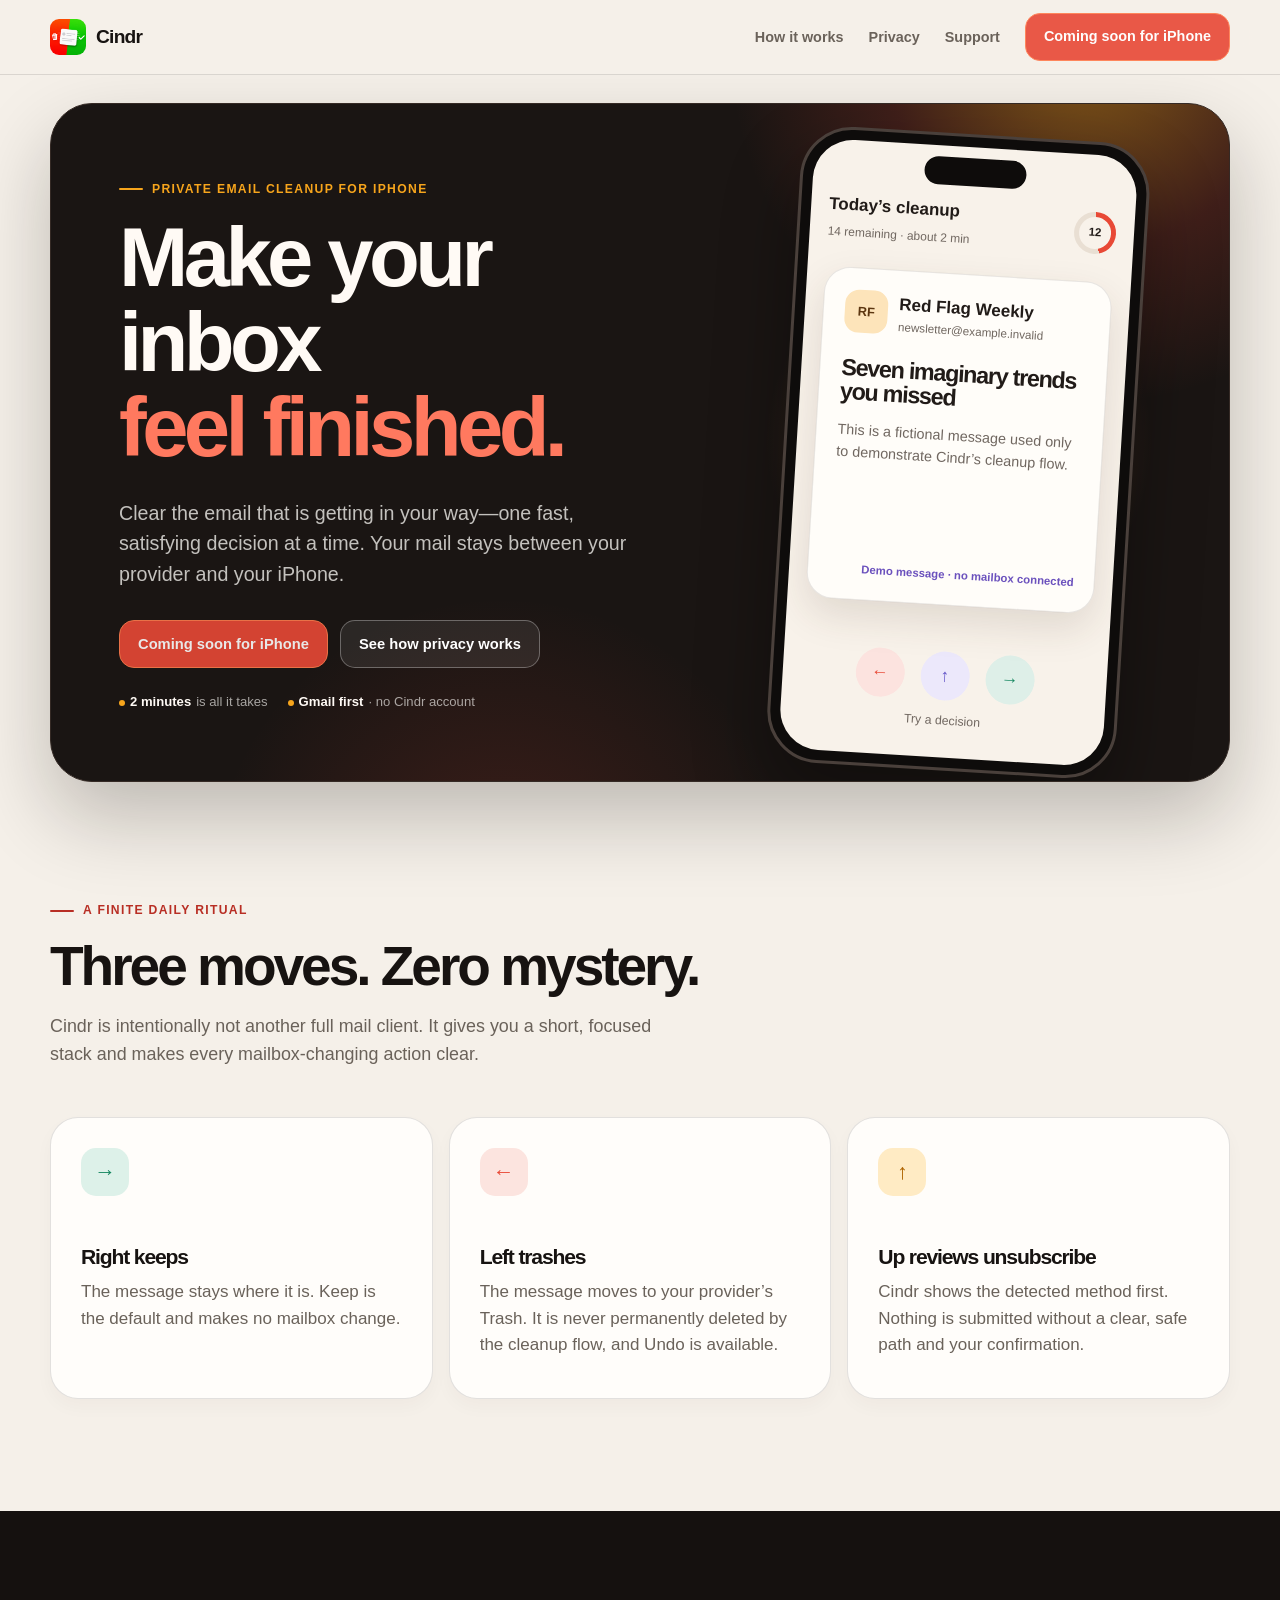
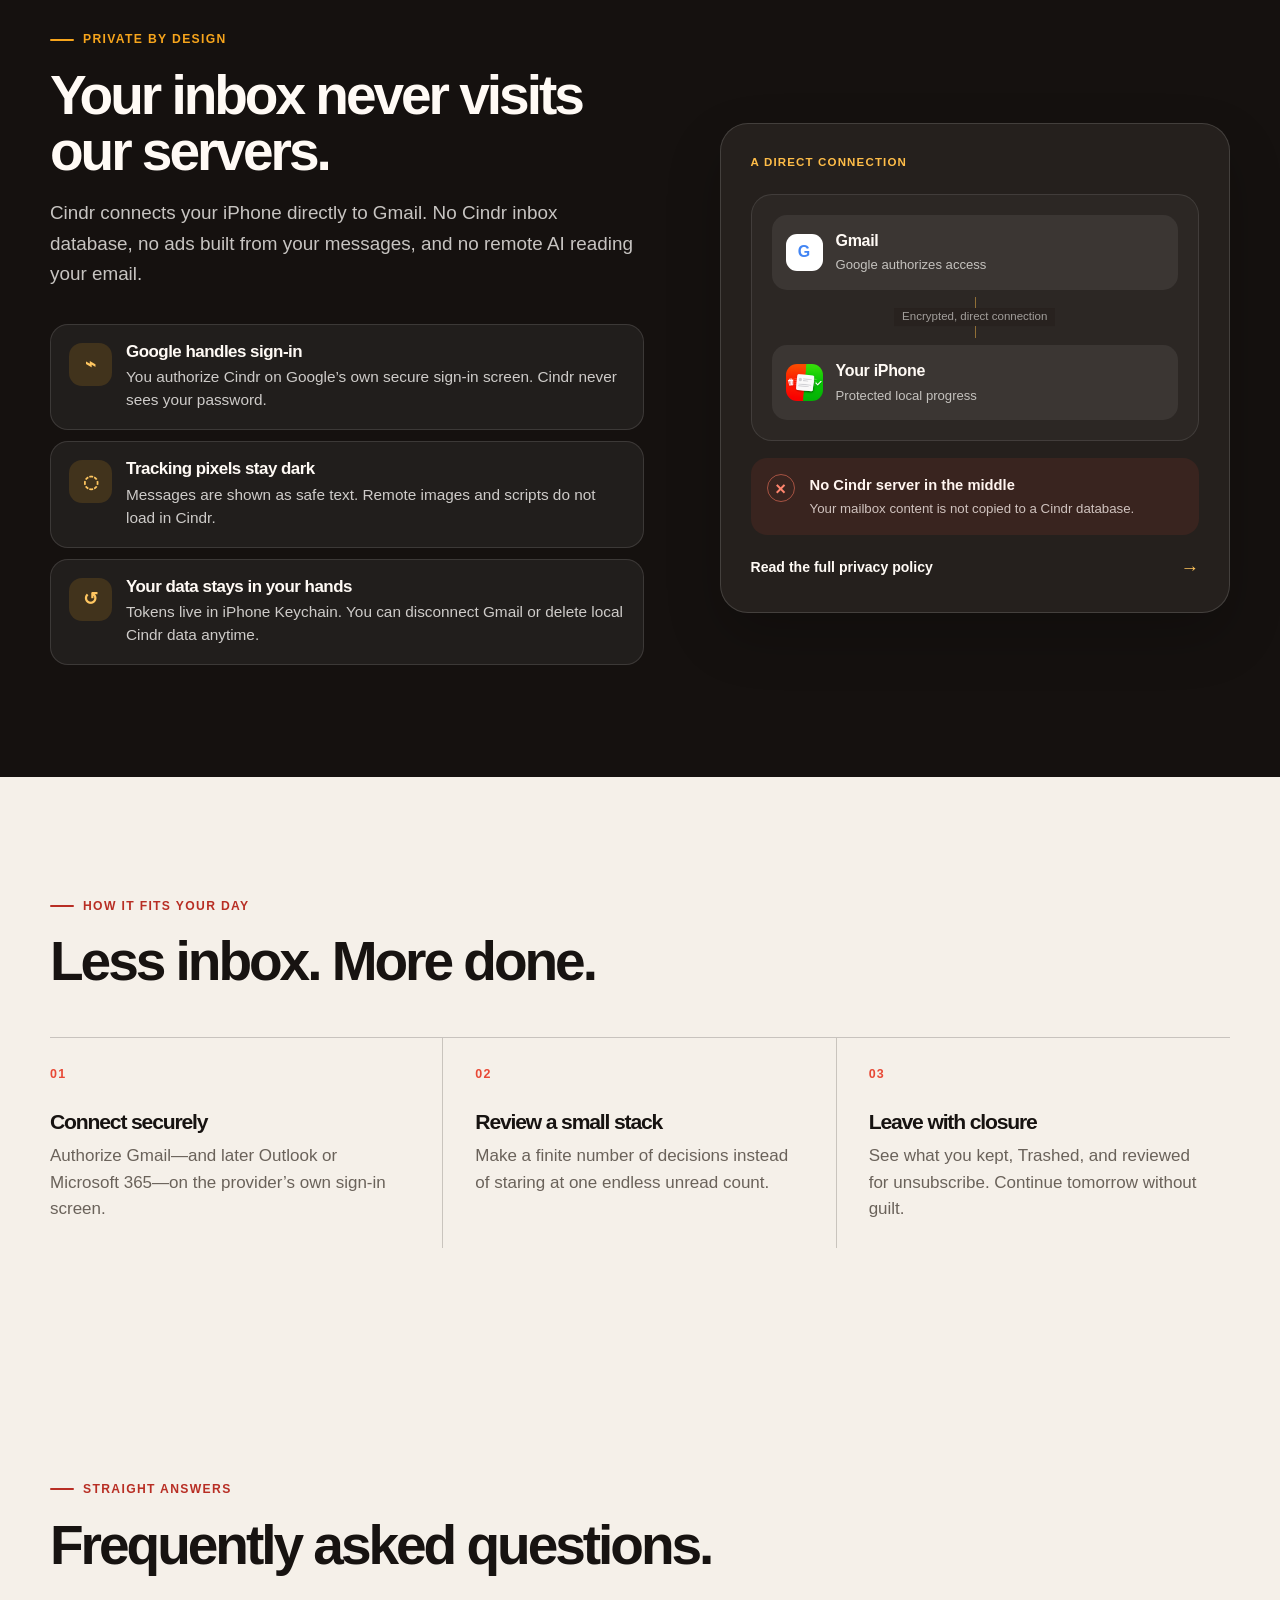
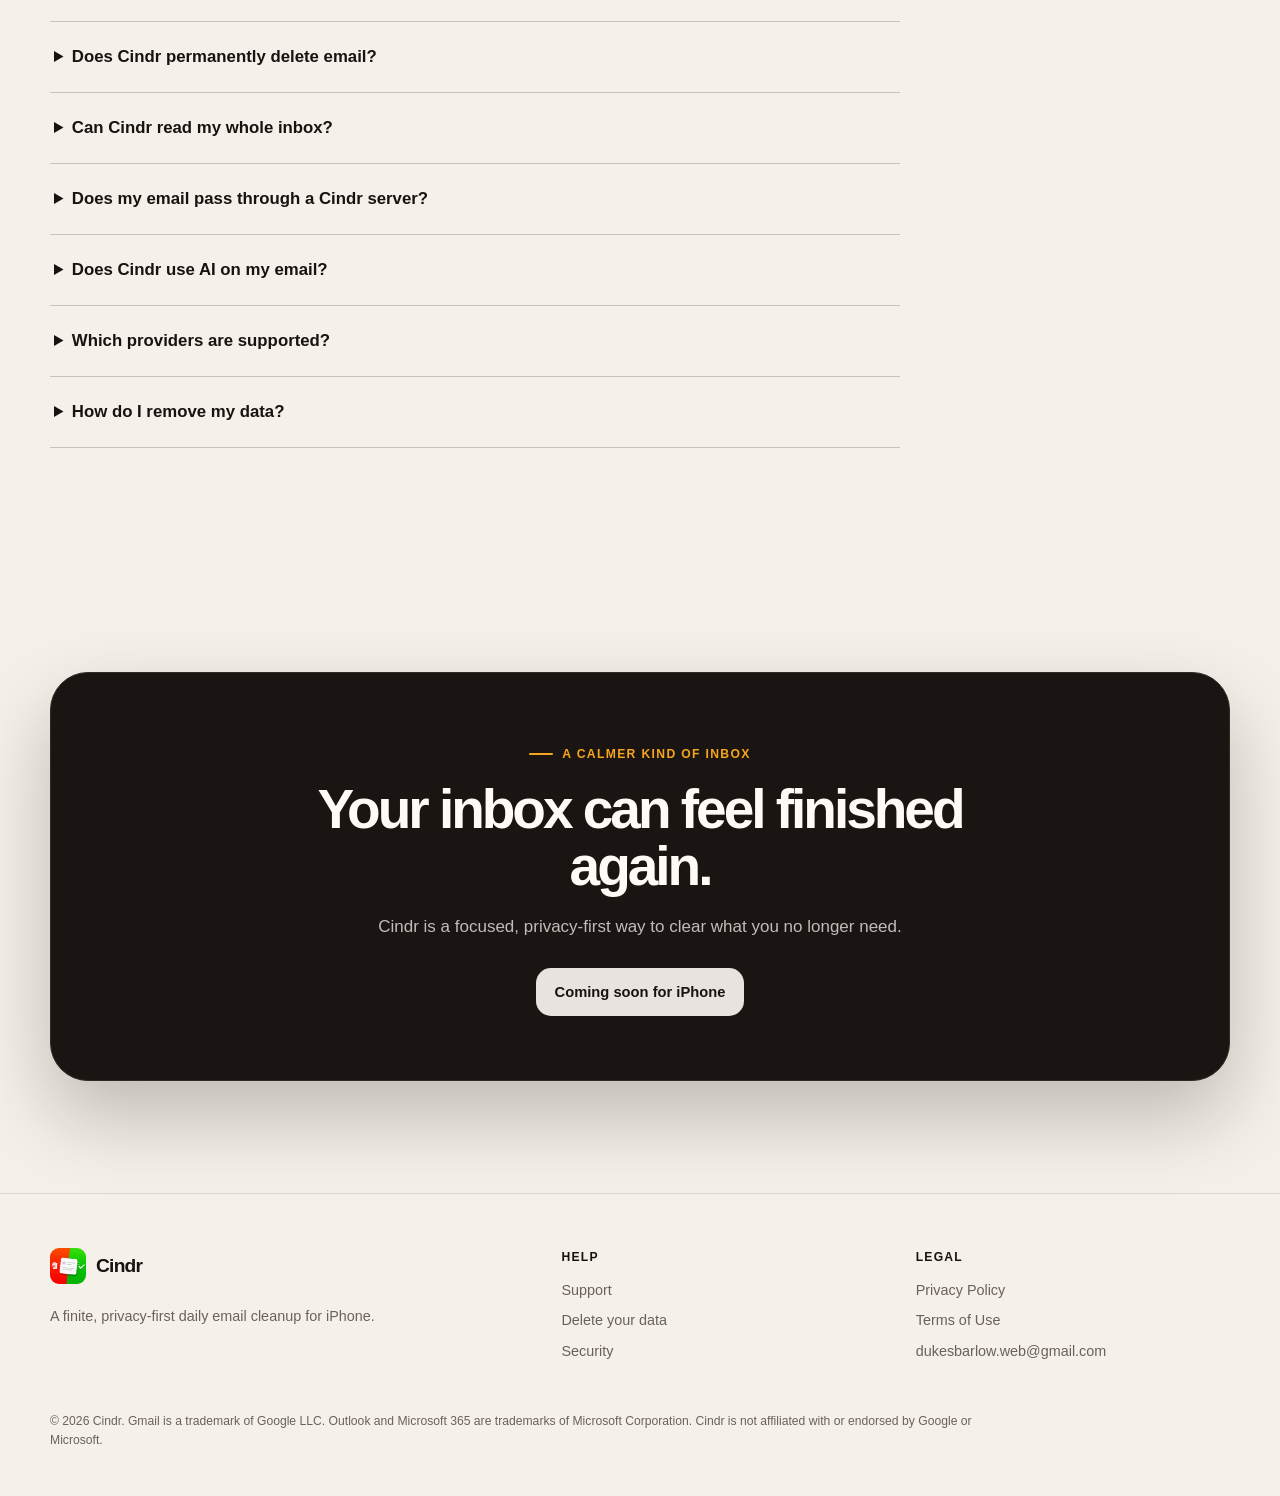
<file: index.html>
<!doctype html>
<html lang="en">
<head>
  <meta charset="utf-8">
  <meta name="viewport" content="width=device-width, initial-scale=1">
  <meta name="theme-color" content="#fbf7f1" media="(prefers-color-scheme: light)">
  <meta name="theme-color" content="#0e0d0c" media="(prefers-color-scheme: dark)">
  <meta name="description" content="Cindr is a private, two-minute daily email cleanup for iPhone. Keep, Trash, or review unsubscribe options—without handing your inbox to another server.">
  <meta property="og:title" content="Cindr — Clear the inbox. Keep your privacy.">
  <meta property="og:description" content="A private, focused daily email cleanup for iPhone.">
  <meta property="og:type" content="website">
  <meta property="og:url" content="https://cindr-website.onrender.com/">
  <meta property="og:image" content="/assets/img/cindr-icon.png">
  <title>Cindr — Clear the inbox. Keep your privacy.</title>
  <link rel="icon" href="/assets/img/favicon-32.png" type="image/png" sizes="32x32"><link rel="apple-touch-icon" href="/assets/img/apple-touch-icon.png">
  <link rel="canonical" href="https://cindr-website.onrender.com/">
  <link rel="manifest" href="/site.webmanifest">
  <link rel="stylesheet" href="/assets/css/styles.css">
  <script src="/assets/js/site-config.js" defer></script>
  <script src="/assets/js/site.js" defer></script>
</head>
<body>
  <a class="skip-link" href="#main">Skip to content</a>
  <header class="site-header">
    <nav class="nav" aria-label="Main navigation">
      <a class="brand" href="/" aria-label="Cindr home"><img src="/assets/img/cindr-mark.png" alt=""><span>Cindr</span></a>
      <button class="menu-button" type="button" aria-label="Open navigation" aria-expanded="false" data-menu-button>☰</button>
      <div class="nav-links" data-menu>
        <a href="#how">How it works</a>
        <a href="#privacy">Privacy</a>
        <a href="/support/">Support</a>
        <a class="button primary" data-app-store aria-disabled="true">Coming soon for iPhone</a>
      </div>
    </nav>
  </header>

  <main id="main">
    <section class="hero">
      <div class="hero-copy">
        <p class="eyebrow">Private email cleanup for iPhone</p>
        <h1>Make your inbox<br><em>feel finished.</em></h1>
        <p>Clear the email that is getting in your way—one fast, satisfying decision at a time. Your mail stays between your provider and your iPhone.</p>
        <div class="hero-actions">
          <a class="button primary" data-app-store aria-disabled="true">Coming soon for iPhone</a>
          <a class="button ghost" href="#privacy">See how privacy works</a>
        </div>
        <div class="hero-proof" aria-label="Cindr highlights">
          <span><b>2 minutes</b> is all it takes</span>
          <span><b>Gmail first</b> · no Cindr account</span>
        </div>
      </div>

      <div class="phone-stage" aria-label="Interactive preview of Cindr's email decision screen" data-swipe-demo>
        <div class="phone">
          <div class="phone-screen">
            <div class="phone-island" aria-hidden="true"></div>
            <div class="phone-head">
              <div><strong>Today’s cleanup</strong><br><small>14 remaining · about 2 min</small></div>
              <div class="progress-ring" aria-label="12 messages reviewed"></div>
            </div>
            <div class="card-stack">
              <article class="mail-card" data-demo-card data-state="idle">
                <div class="decision-hint keep" aria-hidden="true">KEEP</div>
                <div class="decision-hint trash" aria-hidden="true">TRASH</div>
                <div class="sender">
                  <div class="avatar" aria-hidden="true">RF</div>
                  <div class="sender-meta"><strong>Red Flag Weekly</strong><span>newsletter@example.invalid</span></div>
                </div>
                <h3>Seven imaginary trends you missed</h3>
                <p>This is a fictional message used only to demonstrate Cindr’s cleanup flow.</p>
                <span class="card-badge">Demo message · no mailbox connected</span>
              </article>
            </div>
            <div class="demo-actions" aria-label="Try the demo">
              <button type="button" data-demo-action="trash" aria-label="Move demo message to Trash">←</button>
              <button type="button" data-demo-action="unsubscribe" aria-label="Review unsubscribe options">↑</button>
              <button type="button" data-demo-action="keep" aria-label="Keep demo message">→</button>
            </div>
            <div class="demo-status" aria-live="polite" data-demo-status>Try a decision</div>
          </div>
        </div>
      </div>
    </section>

    <section class="section" id="how">
      <div class="wrap">
        <div class="section-heading">
          <p class="eyebrow">A finite daily ritual</p>
          <h2>Three moves. Zero mystery.</h2>
          <p>Cindr is intentionally not another full mail client. It gives you a short, focused stack and makes every mailbox-changing action clear.</p>
        </div>
        <div class="feature-grid">
          <article class="feature-card"><div class="icon mint" aria-hidden="true">→</div><h3>Right keeps</h3><p>The message stays where it is. Keep is the default and makes no mailbox change.</p></article>
          <article class="feature-card"><div class="icon coral" aria-hidden="true">←</div><h3>Left trashes</h3><p>The message moves to your provider’s Trash. It is never permanently deleted by the cleanup flow, and Undo is available.</p></article>
          <article class="feature-card"><div class="icon ember" aria-hidden="true">↑</div><h3>Up reviews unsubscribe</h3><p>Cindr shows the detected method first. Nothing is submitted without a clear, safe path and your confirmation.</p></article>
        </div>
      </div>
    </section>

    <section class="section alt privacy-section" id="privacy">
      <div class="wrap privacy-layout">
        <div class="privacy-copy">
          <div class="section-heading">
            <p class="eyebrow">Private by design</p>
            <h2>Your inbox never visits our servers.</h2>
            <p>Cindr connects your iPhone directly to Gmail. No Cindr inbox database, no ads built from your messages, and no remote AI reading your email.</p>
          </div>
          <div class="privacy-benefits">
            <article class="privacy-benefit"><div class="privacy-icon" aria-hidden="true">⌁</div><div><h3>Google handles sign-in</h3><p>You authorize Cindr on Google’s own secure sign-in screen. Cindr never sees your password.</p></div></article>
            <article class="privacy-benefit"><div class="privacy-icon" aria-hidden="true">◌</div><div><h3>Tracking pixels stay dark</h3><p>Messages are shown as safe text. Remote images and scripts do not load in Cindr.</p></div></article>
            <article class="privacy-benefit"><div class="privacy-icon" aria-hidden="true">↺</div><div><h3>Your data stays in your hands</h3><p>Tokens live in iPhone Keychain. You can disconnect Gmail or delete local Cindr data anytime.</p></div></article>
          </div>
        </div>
        <aside class="privacy-flow-card" aria-label="Cindr data flow">
          <p class="privacy-card-label">A direct connection</p>
          <div class="privacy-flow">
            <div class="privacy-node provider-node"><span class="provider-g" aria-hidden="true">G</span><div><strong>Gmail</strong><small>Google authorizes access</small></div></div>
            <div class="privacy-connector"><span>Encrypted, direct connection</span></div>
            <div class="privacy-node device-node"><img src="/assets/img/cindr-mark.png" alt=""><div><strong>Your iPhone</strong><small>Protected local progress</small></div></div>
          </div>
          <div class="privacy-no-server"><span aria-hidden="true">×</span><div><strong>No Cindr server in the middle</strong><p>Your mailbox content is not copied to a Cindr database.</p></div></div>
          <a class="privacy-link" href="/privacy/">Read the full privacy policy <span aria-hidden="true">→</span></a>
        </aside>
      </div>
    </section>

    <section class="section">
      <div class="wrap">
        <div class="section-heading"><p class="eyebrow">How it fits your day</p><h2>Less inbox. More done.</h2></div>
        <div class="steps">
          <article class="step"><h3>Connect securely</h3><p>Authorize Gmail—and later Outlook or Microsoft 365—on the provider’s own sign-in screen.</p></article>
          <article class="step"><h3>Review a small stack</h3><p>Make a finite number of decisions instead of staring at one endless unread count.</p></article>
          <article class="step"><h3>Leave with closure</h3><p>See what you kept, Trashed, and reviewed for unsubscribe. Continue tomorrow without guilt.</p></article>
        </div>
      </div>
    </section>

    <section class="section" id="faq">
      <div class="wrap">
        <div class="section-heading"><p class="eyebrow">Straight answers</p><h2>Frequently asked questions.</h2></div>
        <div class="faq">
          <details><summary>Does Cindr permanently delete email?</summary><p>No. The cleanup flow moves a selected message to your email provider’s Trash. Your provider controls Trash retention, and Cindr offers Undo for supported actions.</p></details>
          <details><summary>Can Cindr read my whole inbox?</summary><p>You authorize the mailbox permissions needed to list messages and carry out your explicit decisions. Cindr fetches full content only when you open a message and does not persist message bodies or attachments.</p></details>
          <details><summary>Does my email pass through a Cindr server?</summary><p>No. The iPhone app communicates directly with Google or Microsoft. Cindr has no backend that receives or stores your mailbox content.</p></details>
          <details><summary>Does Cindr use AI on my email?</summary><p>No remote AI is used. Local recommendations are based on aggregate counts and one-way sender/domain pattern keys, not uploaded message content.</p></details>
          <details><summary>Which providers are supported?</summary><p>Gmail is the initial provider. Outlook and Microsoft 365 integration is implemented and being prepared for public use. iCloud Mail is not currently supported.</p></details>
          <details><summary>How do I remove my data?</summary><p>Open Cindr Settings and choose Delete all Cindr data. See the <a href="/data-deletion/">complete deletion instructions</a> for provider revocation and subscription details.</p></details>
        </div>
      </div>
    </section>

    <section class="cta">
      <div class="wrap">
        <div class="cta-card"><p class="eyebrow">A calmer kind of inbox</p><h2>Your inbox can feel finished again.</h2><p>Cindr is a focused, privacy-first way to clear what you no longer need.</p><a class="button" data-app-store aria-disabled="true">Coming soon for iPhone</a></div>
      </div>
    </section>
  </main>

  <footer class="site-footer">
    <div class="wrap">
      <div class="footer-grid">
        <div class="footer-brand"><a class="brand" href="/"><img src="/assets/img/cindr-mark.png" alt=""><span>Cindr</span></a><p>A finite, privacy-first daily email cleanup for iPhone.</p></div>
        <div class="footer-links"><strong>Help</strong><a href="/support/">Support</a><a href="/data-deletion/">Delete your data</a><a href="/security/">Security</a></div>
        <div class="footer-links"><strong>Legal</strong><a href="/privacy/">Privacy Policy</a><a href="/terms/">Terms of Use</a><a data-contact="support" href="mailto:dukesbarlow.web@gmail.com">Contact</a></div>
      </div>
      <p class="copyright">© <span data-year>2026</span> Cindr. Gmail is a trademark of Google LLC. Outlook and Microsoft 365 are trademarks of Microsoft Corporation. Cindr is not affiliated with or endorsed by Google or Microsoft.</p>
    </div>
  </footer>
</body>
</html>
</file>
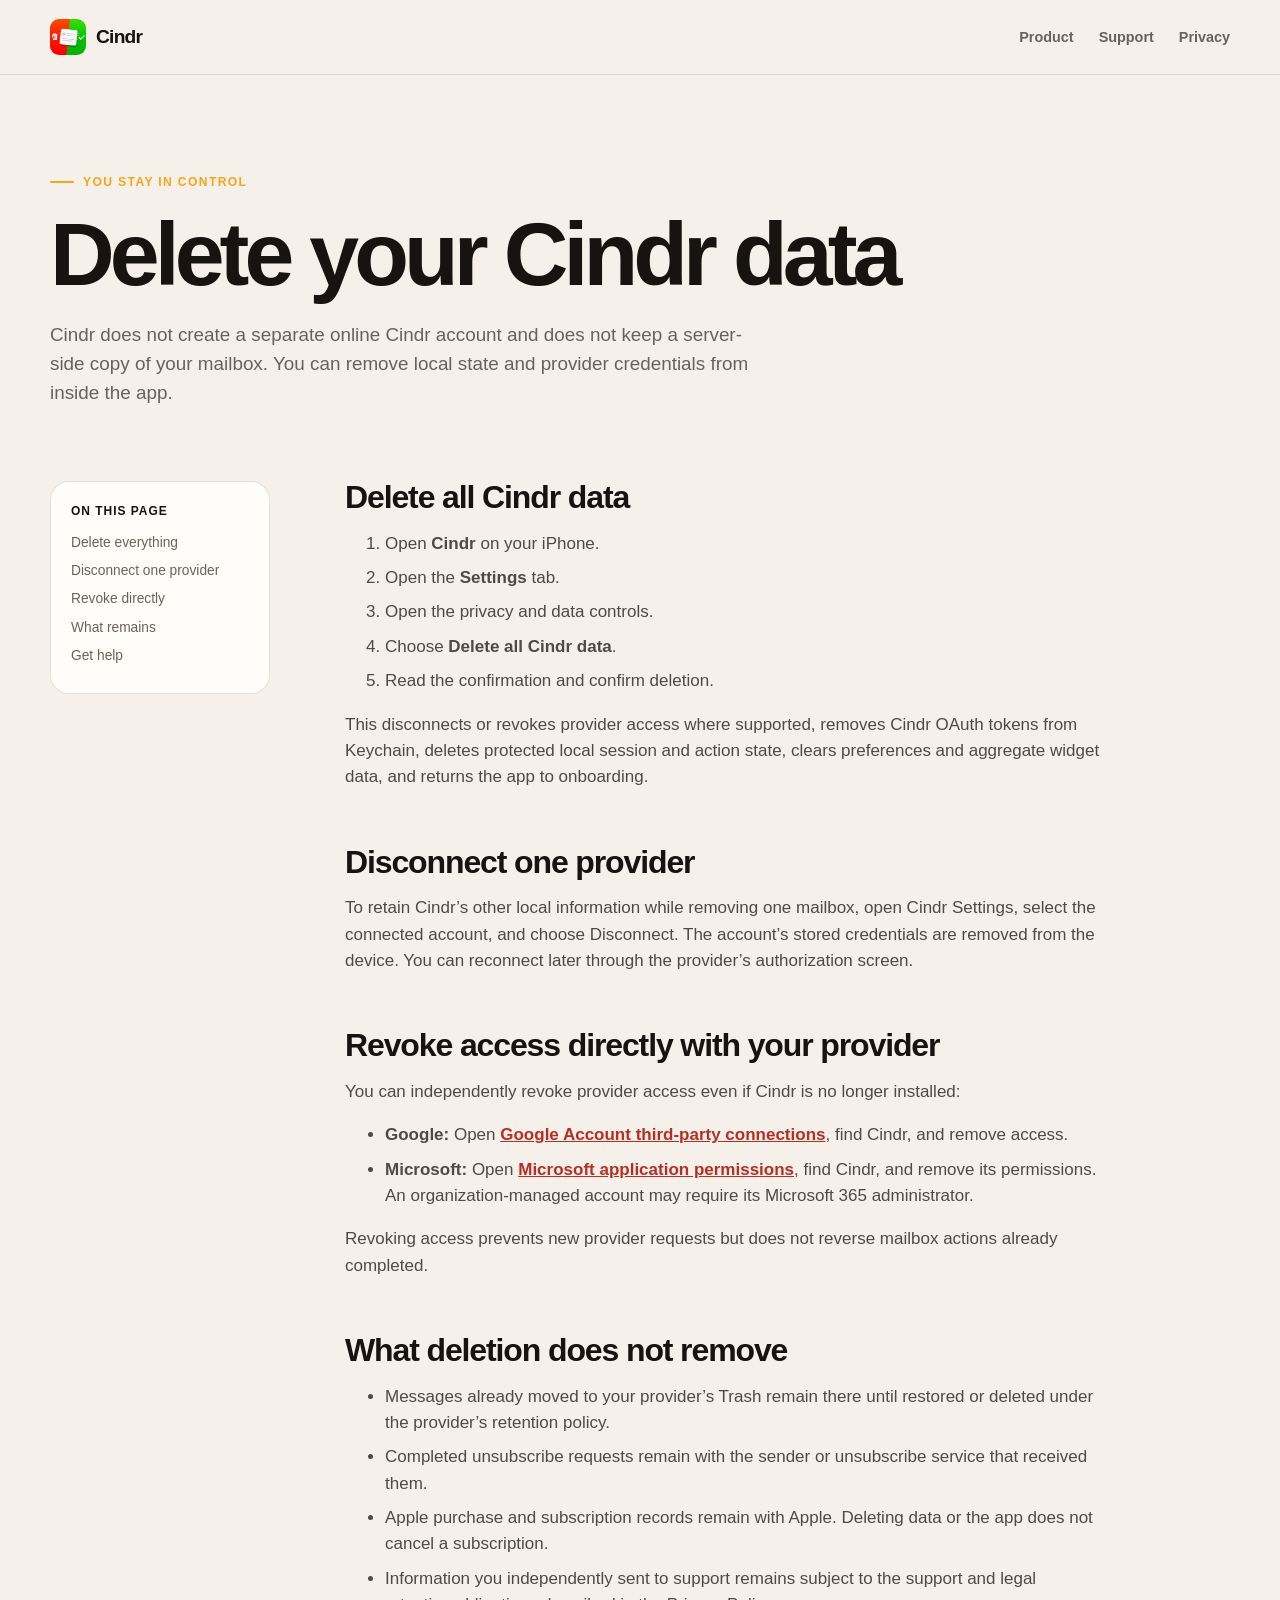
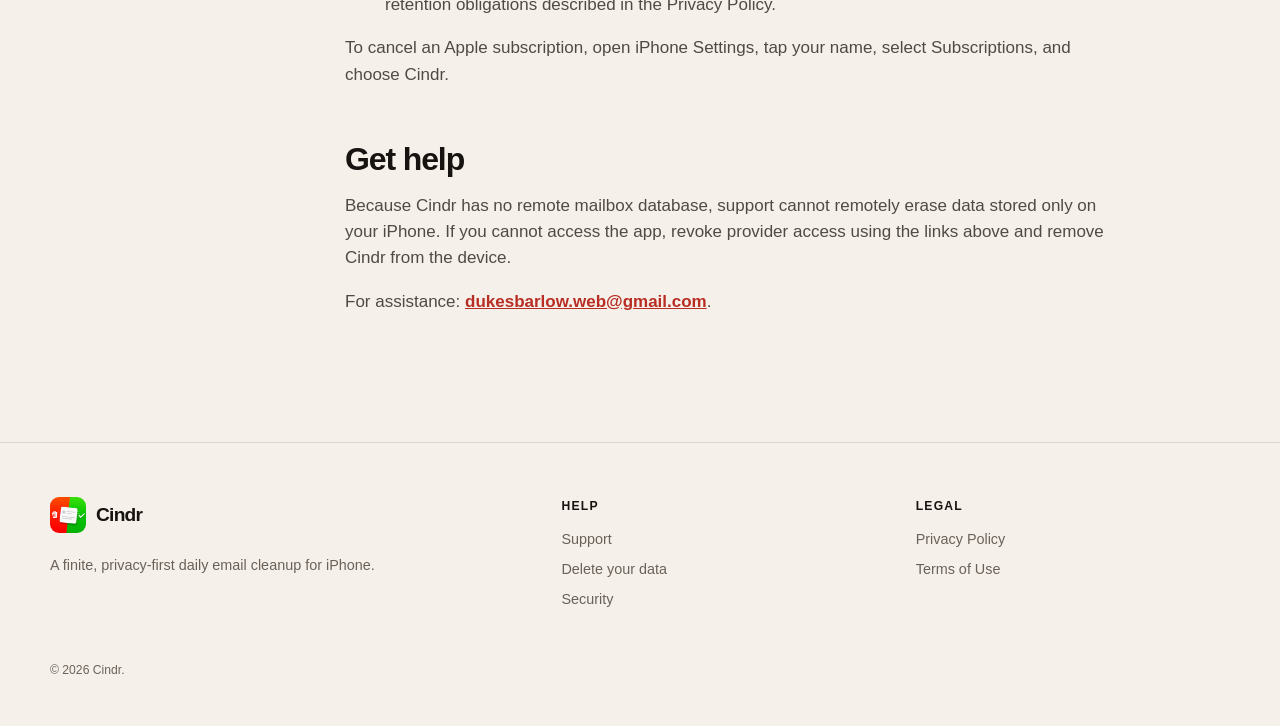
<file: data-deletion/index.html>
<!doctype html>
<html lang="en">
<head>
  <meta charset="utf-8"><meta name="viewport" content="width=device-width, initial-scale=1"><meta name="description" content="How to disconnect Cindr, revoke provider access, and delete local Cindr data.">
  <title>Data Deletion — Cindr</title><link rel="icon" href="/assets/img/favicon-32.png" type="image/png" sizes="32x32"><link rel="apple-touch-icon" href="/assets/img/apple-touch-icon.png"><link rel="canonical" href="https://cindr-website.onrender.com/data-deletion/"><link rel="stylesheet" href="/assets/css/styles.css"><script src="/assets/js/site-config.js" defer></script><script src="/assets/js/site.js" defer></script>
</head>
<body>
  <a class="skip-link" href="#main">Skip to content</a>
  <header class="site-header"><nav class="nav" aria-label="Main navigation"><a class="brand" href="/"><img src="/assets/img/cindr-mark.png" alt=""><span>Cindr</span></a><button class="menu-button" type="button" aria-label="Open navigation" aria-expanded="false" data-menu-button>☰</button><div class="nav-links" data-menu><a href="/">Product</a><a href="/support/">Support</a><a href="/privacy/">Privacy</a></div></nav></header>
  <main id="main">
    <header class="legal-hero wrap"><p class="eyebrow">You stay in control</p><h1>Delete your Cindr data</h1><p class="lede">Cindr does not create a separate online Cindr account and does not keep a server-side copy of your mailbox. You can remove local state and provider credentials from inside the app.</p></header>
    <div class="legal-layout wrap">
      <nav class="legal-nav" aria-label="Deletion sections"><strong>On this page</strong><a href="#all">Delete everything</a><a href="#disconnect">Disconnect one provider</a><a href="#revoke">Revoke directly</a><a href="#remains">What remains</a><a href="#help">Get help</a></nav>
      <article class="legal-content">
        <h2 id="all">Delete all Cindr data</h2>
        <ol>
          <li>Open <strong>Cindr</strong> on your iPhone.</li>
          <li>Open the <strong>Settings</strong> tab.</li>
          <li>Open the privacy and data controls.</li>
          <li>Choose <strong>Delete all Cindr data</strong>.</li>
          <li>Read the confirmation and confirm deletion.</li>
        </ol>
        <p>This disconnects or revokes provider access where supported, removes Cindr OAuth tokens from Keychain, deletes protected local session and action state, clears preferences and aggregate widget data, and returns the app to onboarding.</p>

        <h2 id="disconnect">Disconnect one provider</h2>
        <p>To retain Cindr’s other local information while removing one mailbox, open Cindr Settings, select the connected account, and choose Disconnect. The account’s stored credentials are removed from the device. You can reconnect later through the provider’s authorization screen.</p>

        <h2 id="revoke">Revoke access directly with your provider</h2>
        <p>You can independently revoke provider access even if Cindr is no longer installed:</p>
        <ul>
          <li><strong>Google:</strong> Open <a href="https://myaccount.google.com/connections" rel="external">Google Account third-party connections</a>, find Cindr, and remove access.</li>
          <li><strong>Microsoft:</strong> Open <a href="https://account.live.com/consent/Manage" rel="external">Microsoft application permissions</a>, find Cindr, and remove its permissions. An organization-managed account may require its Microsoft 365 administrator.</li>
        </ul>
        <p>Revoking access prevents new provider requests but does not reverse mailbox actions already completed.</p>

        <h2 id="remains">What deletion does not remove</h2>
        <ul>
          <li>Messages already moved to your provider’s Trash remain there until restored or deleted under the provider’s retention policy.</li>
          <li>Completed unsubscribe requests remain with the sender or unsubscribe service that received them.</li>
          <li>Apple purchase and subscription records remain with Apple. Deleting data or the app does not cancel a subscription.</li>
          <li>Information you independently sent to support remains subject to the support and legal retention obligations described in the Privacy Policy.</li>
        </ul>
        <p>To cancel an Apple subscription, open iPhone Settings, tap your name, select Subscriptions, and choose Cindr.</p>

        <h2 id="help">Get help</h2>
        <p>Because Cindr has no remote mailbox database, support cannot remotely erase data stored only on your iPhone. If you cannot access the app, revoke provider access using the links above and remove Cindr from the device.</p>
        <p>For assistance: <a data-contact="privacy" href="mailto:dukesbarlow.web@gmail.com">dukesbarlow.web@gmail.com</a>.</p>
      </article>
    </div>
  </main>
  <footer class="site-footer"><div class="wrap"><div class="footer-grid"><div class="footer-brand"><a class="brand" href="/"><img src="/assets/img/cindr-mark.png" alt=""><span>Cindr</span></a><p>A finite, privacy-first daily email cleanup for iPhone.</p></div><div class="footer-links"><strong>Help</strong><a href="/support/">Support</a><a href="/data-deletion/">Delete your data</a><a href="/security/">Security</a></div><div class="footer-links"><strong>Legal</strong><a href="/privacy/">Privacy Policy</a><a href="/terms/">Terms of Use</a></div></div><p class="copyright">© <span data-year>2026</span> Cindr.</p></div></footer>
</body>
</html>
</file>
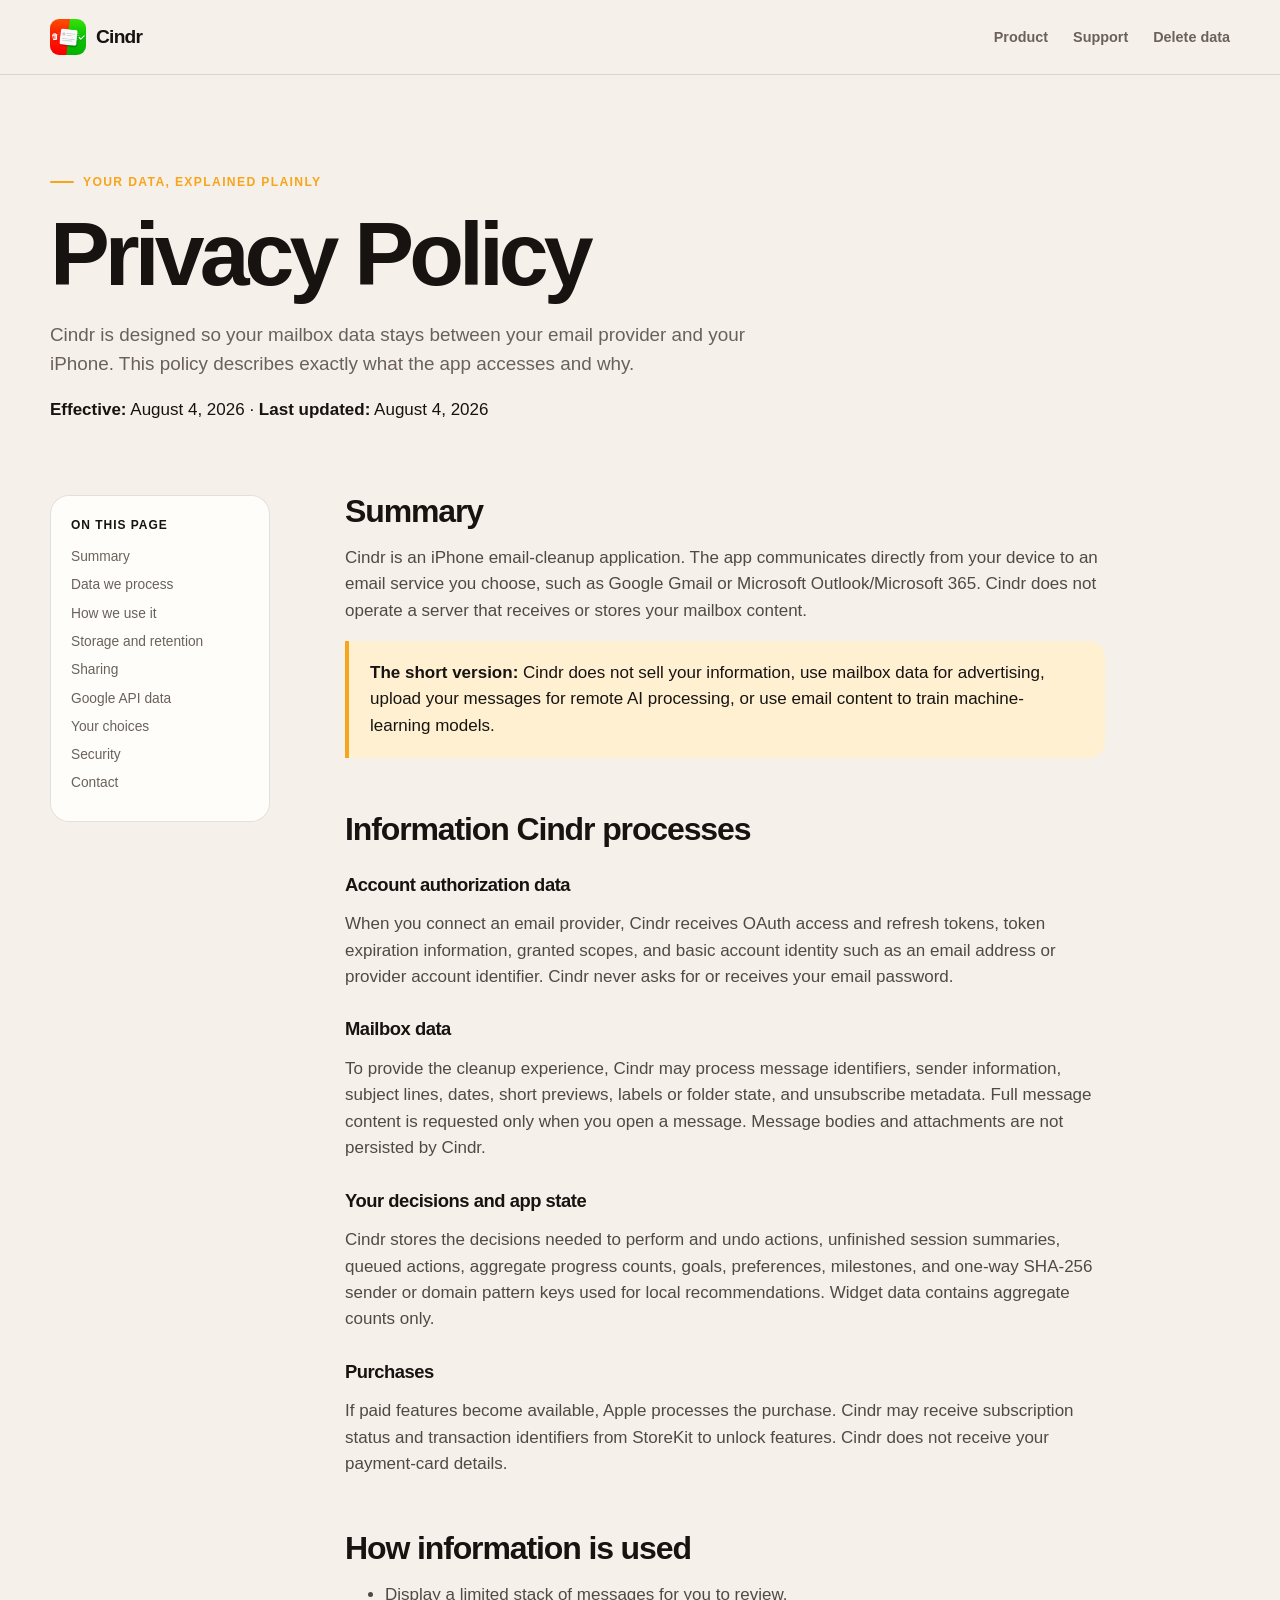
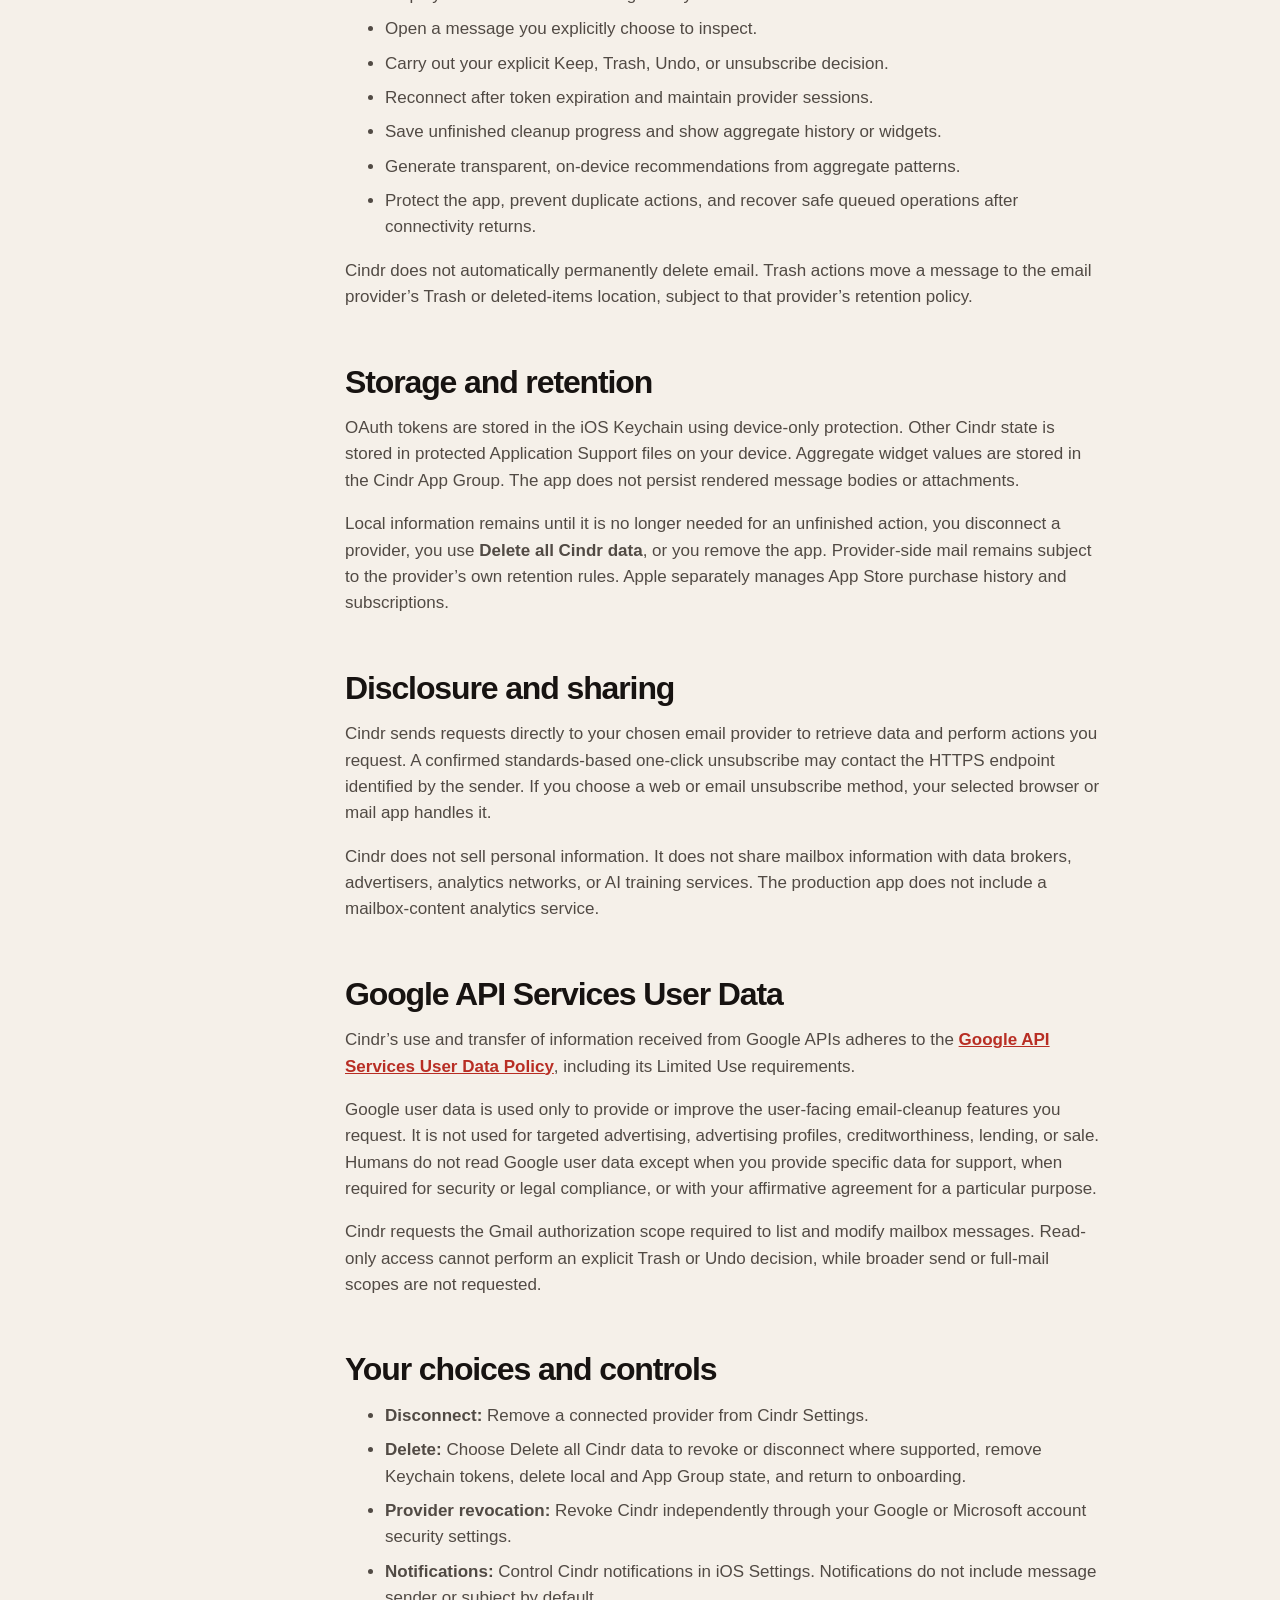
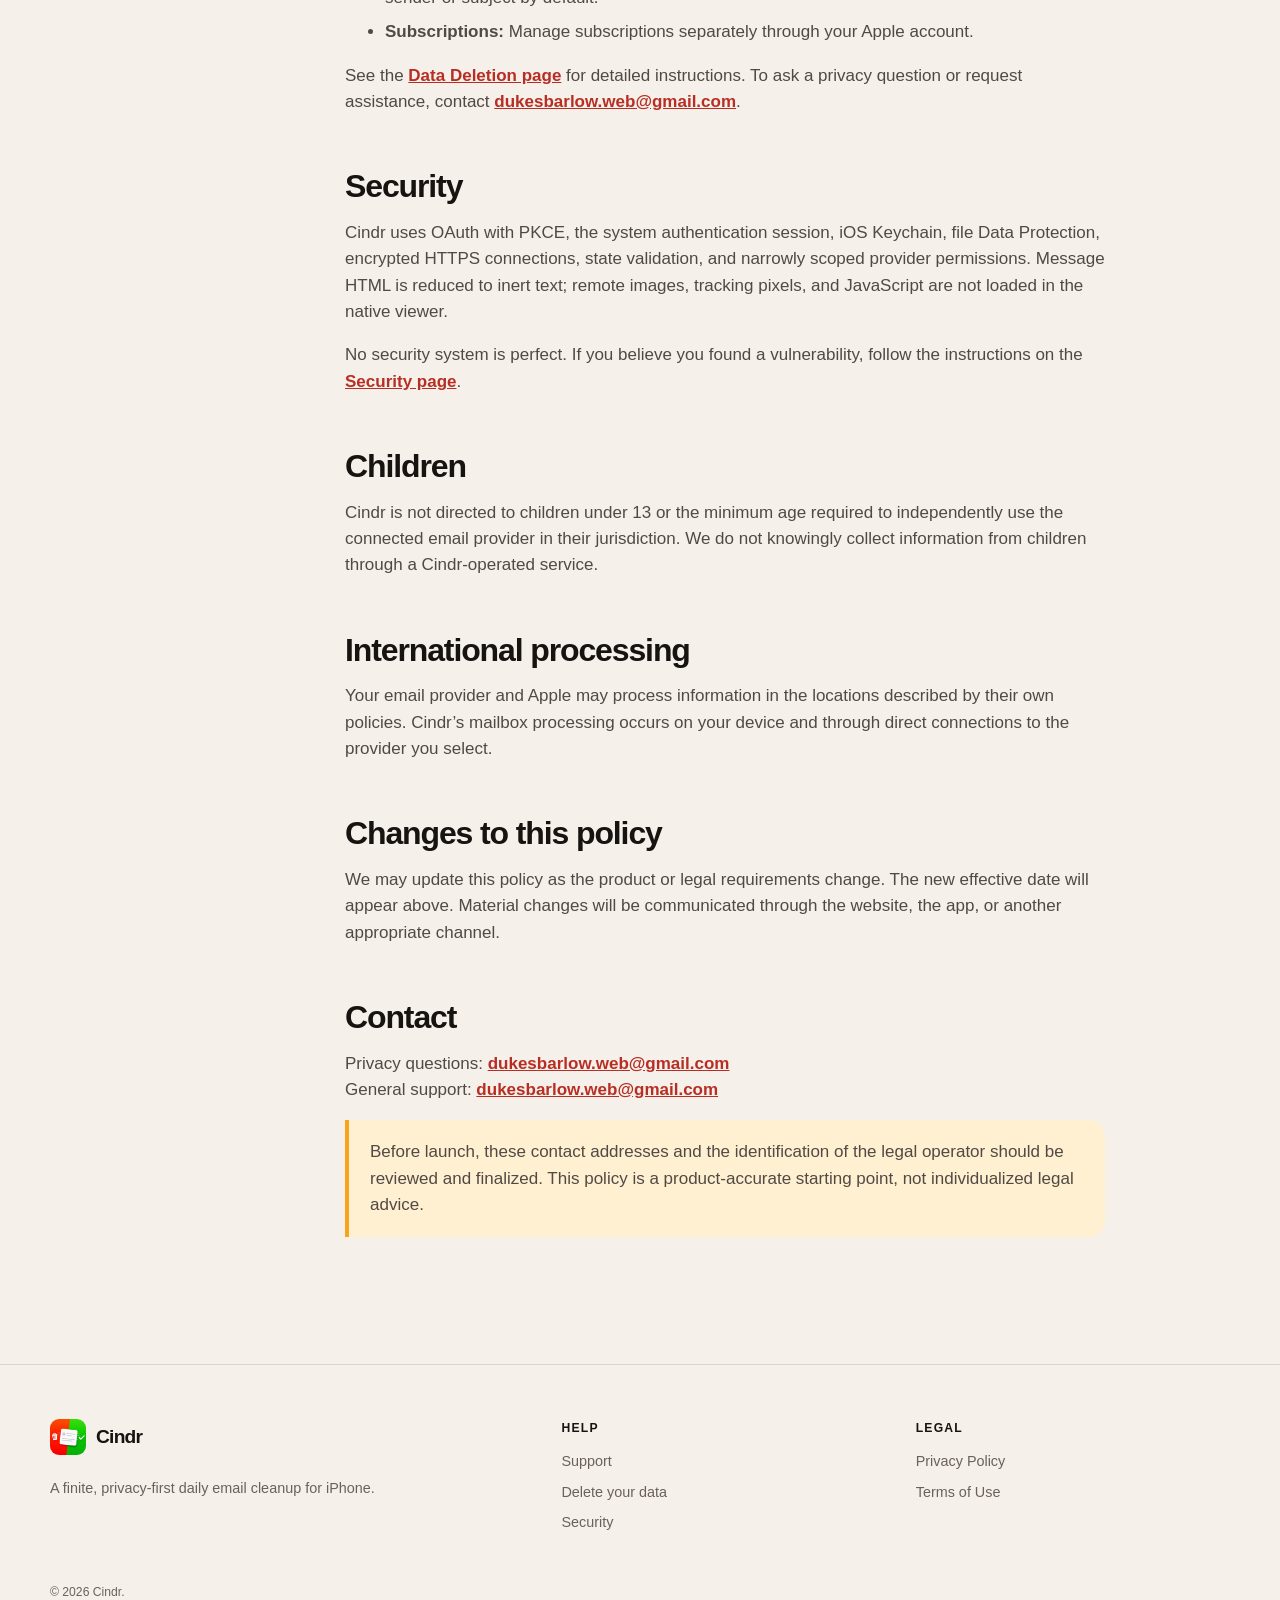
<file: privacy/index.html>
<!doctype html>
<html lang="en">
<head>
  <meta charset="utf-8"><meta name="viewport" content="width=device-width, initial-scale=1">
  <meta name="description" content="Cindr Privacy Policy: how the iPhone app accesses, uses, stores, and deletes mailbox data.">
  <title>Privacy Policy — Cindr</title>
  <link rel="icon" href="/assets/img/favicon-32.png" type="image/png" sizes="32x32"><link rel="apple-touch-icon" href="/assets/img/apple-touch-icon.png"><link rel="canonical" href="https://cindr-website.onrender.com/privacy/"><link rel="stylesheet" href="/assets/css/styles.css">
  <script src="/assets/js/site-config.js" defer></script><script src="/assets/js/site.js" defer></script>
</head>
<body>
  <a class="skip-link" href="#main">Skip to content</a>
  <header class="site-header"><nav class="nav" aria-label="Main navigation"><a class="brand" href="/"><img src="/assets/img/cindr-mark.png" alt=""><span>Cindr</span></a><button class="menu-button" type="button" aria-label="Open navigation" aria-expanded="false" data-menu-button>☰</button><div class="nav-links" data-menu><a href="/">Product</a><a href="/support/">Support</a><a href="/data-deletion/">Delete data</a></div></nav></header>
  <main id="main">
    <header class="legal-hero wrap"><p class="eyebrow">Your data, explained plainly</p><h1>Privacy Policy</h1><p class="lede">Cindr is designed so your mailbox data stays between your email provider and your iPhone. This policy describes exactly what the app accesses and why.</p><p><strong>Effective:</strong> August 4, 2026 · <strong>Last updated:</strong> August 4, 2026</p></header>
    <div class="legal-layout wrap">
      <nav class="legal-nav" aria-label="Privacy Policy sections"><strong>On this page</strong><a href="#summary">Summary</a><a href="#data">Data we process</a><a href="#use">How we use it</a><a href="#storage">Storage and retention</a><a href="#sharing">Sharing</a><a href="#google">Google API data</a><a href="#choices">Your choices</a><a href="#security">Security</a><a href="#contact">Contact</a></nav>
      <article class="legal-content">
        <h2 id="summary">Summary</h2>
        <p>Cindr is an iPhone email-cleanup application. The app communicates directly from your device to an email service you choose, such as Google Gmail or Microsoft Outlook/Microsoft 365. Cindr does not operate a server that receives or stores your mailbox content.</p>
        <div class="notice"><strong>The short version:</strong> Cindr does not sell your information, use mailbox data for advertising, upload your messages for remote AI processing, or use email content to train machine-learning models.</div>

        <h2 id="data">Information Cindr processes</h2>
        <h3>Account authorization data</h3>
        <p>When you connect an email provider, Cindr receives OAuth access and refresh tokens, token expiration information, granted scopes, and basic account identity such as an email address or provider account identifier. Cindr never asks for or receives your email password.</p>
        <h3>Mailbox data</h3>
        <p>To provide the cleanup experience, Cindr may process message identifiers, sender information, subject lines, dates, short previews, labels or folder state, and unsubscribe metadata. Full message content is requested only when you open a message. Message bodies and attachments are not persisted by Cindr.</p>
        <h3>Your decisions and app state</h3>
        <p>Cindr stores the decisions needed to perform and undo actions, unfinished session summaries, queued actions, aggregate progress counts, goals, preferences, milestones, and one-way SHA-256 sender or domain pattern keys used for local recommendations. Widget data contains aggregate counts only.</p>
        <h3>Purchases</h3>
        <p>If paid features become available, Apple processes the purchase. Cindr may receive subscription status and transaction identifiers from StoreKit to unlock features. Cindr does not receive your payment-card details.</p>

        <h2 id="use">How information is used</h2>
        <ul>
          <li>Display a limited stack of messages for you to review.</li>
          <li>Open a message you explicitly choose to inspect.</li>
          <li>Carry out your explicit Keep, Trash, Undo, or unsubscribe decision.</li>
          <li>Reconnect after token expiration and maintain provider sessions.</li>
          <li>Save unfinished cleanup progress and show aggregate history or widgets.</li>
          <li>Generate transparent, on-device recommendations from aggregate patterns.</li>
          <li>Protect the app, prevent duplicate actions, and recover safe queued operations after connectivity returns.</li>
        </ul>
        <p>Cindr does not automatically permanently delete email. Trash actions move a message to the email provider’s Trash or deleted-items location, subject to that provider’s retention policy.</p>

        <h2 id="storage">Storage and retention</h2>
        <p>OAuth tokens are stored in the iOS Keychain using device-only protection. Other Cindr state is stored in protected Application Support files on your device. Aggregate widget values are stored in the Cindr App Group. The app does not persist rendered message bodies or attachments.</p>
        <p>Local information remains until it is no longer needed for an unfinished action, you disconnect a provider, you use <strong>Delete all Cindr data</strong>, or you remove the app. Provider-side mail remains subject to the provider’s own retention rules. Apple separately manages App Store purchase history and subscriptions.</p>

        <h2 id="sharing">Disclosure and sharing</h2>
        <p>Cindr sends requests directly to your chosen email provider to retrieve data and perform actions you request. A confirmed standards-based one-click unsubscribe may contact the HTTPS endpoint identified by the sender. If you choose a web or email unsubscribe method, your selected browser or mail app handles it.</p>
        <p>Cindr does not sell personal information. It does not share mailbox information with data brokers, advertisers, analytics networks, or AI training services. The production app does not include a mailbox-content analytics service.</p>

        <h2 id="google">Google API Services User Data</h2>
        <p>Cindr’s use and transfer of information received from Google APIs adheres to the <a href="https://developers.google.com/terms/api-services-user-data-policy" rel="external">Google API Services User Data Policy</a>, including its Limited Use requirements.</p>
        <p>Google user data is used only to provide or improve the user-facing email-cleanup features you request. It is not used for targeted advertising, advertising profiles, creditworthiness, lending, or sale. Humans do not read Google user data except when you provide specific data for support, when required for security or legal compliance, or with your affirmative agreement for a particular purpose.</p>
        <p>Cindr requests the Gmail authorization scope required to list and modify mailbox messages. Read-only access cannot perform an explicit Trash or Undo decision, while broader send or full-mail scopes are not requested.</p>

        <h2 id="choices">Your choices and controls</h2>
        <ul>
          <li><strong>Disconnect:</strong> Remove a connected provider from Cindr Settings.</li>
          <li><strong>Delete:</strong> Choose Delete all Cindr data to revoke or disconnect where supported, remove Keychain tokens, delete local and App Group state, and return to onboarding.</li>
          <li><strong>Provider revocation:</strong> Revoke Cindr independently through your Google or Microsoft account security settings.</li>
          <li><strong>Notifications:</strong> Control Cindr notifications in iOS Settings. Notifications do not include message sender or subject by default.</li>
          <li><strong>Subscriptions:</strong> Manage subscriptions separately through your Apple account.</li>
        </ul>
        <p>See the <a href="/data-deletion/">Data Deletion page</a> for detailed instructions. To ask a privacy question or request assistance, contact <a data-contact="privacy" href="mailto:dukesbarlow.web@gmail.com">dukesbarlow.web@gmail.com</a>.</p>

        <h2 id="security">Security</h2>
        <p>Cindr uses OAuth with PKCE, the system authentication session, iOS Keychain, file Data Protection, encrypted HTTPS connections, state validation, and narrowly scoped provider permissions. Message HTML is reduced to inert text; remote images, tracking pixels, and JavaScript are not loaded in the native viewer.</p>
        <p>No security system is perfect. If you believe you found a vulnerability, follow the instructions on the <a href="/security/">Security page</a>.</p>

        <h2>Children</h2>
        <p>Cindr is not directed to children under 13 or the minimum age required to independently use the connected email provider in their jurisdiction. We do not knowingly collect information from children through a Cindr-operated service.</p>

        <h2>International processing</h2>
        <p>Your email provider and Apple may process information in the locations described by their own policies. Cindr’s mailbox processing occurs on your device and through direct connections to the provider you select.</p>

        <h2>Changes to this policy</h2>
        <p>We may update this policy as the product or legal requirements change. The new effective date will appear above. Material changes will be communicated through the website, the app, or another appropriate channel.</p>

        <h2 id="contact">Contact</h2>
        <p>Privacy questions: <a data-contact="privacy" href="mailto:dukesbarlow.web@gmail.com">dukesbarlow.web@gmail.com</a><br>General support: <a data-contact="support" href="mailto:dukesbarlow.web@gmail.com">dukesbarlow.web@gmail.com</a></p>
        <p class="notice">Before launch, these contact addresses and the identification of the legal operator should be reviewed and finalized. This policy is a product-accurate starting point, not individualized legal advice.</p>
      </article>
    </div>
  </main>
  <footer class="site-footer"><div class="wrap"><div class="footer-grid"><div class="footer-brand"><a class="brand" href="/"><img src="/assets/img/cindr-mark.png" alt=""><span>Cindr</span></a><p>A finite, privacy-first daily email cleanup for iPhone.</p></div><div class="footer-links"><strong>Help</strong><a href="/support/">Support</a><a href="/data-deletion/">Delete your data</a><a href="/security/">Security</a></div><div class="footer-links"><strong>Legal</strong><a href="/privacy/">Privacy Policy</a><a href="/terms/">Terms of Use</a></div></div><p class="copyright">© <span data-year>2026</span> Cindr.</p></div></footer>
</body>
</html>
</file>
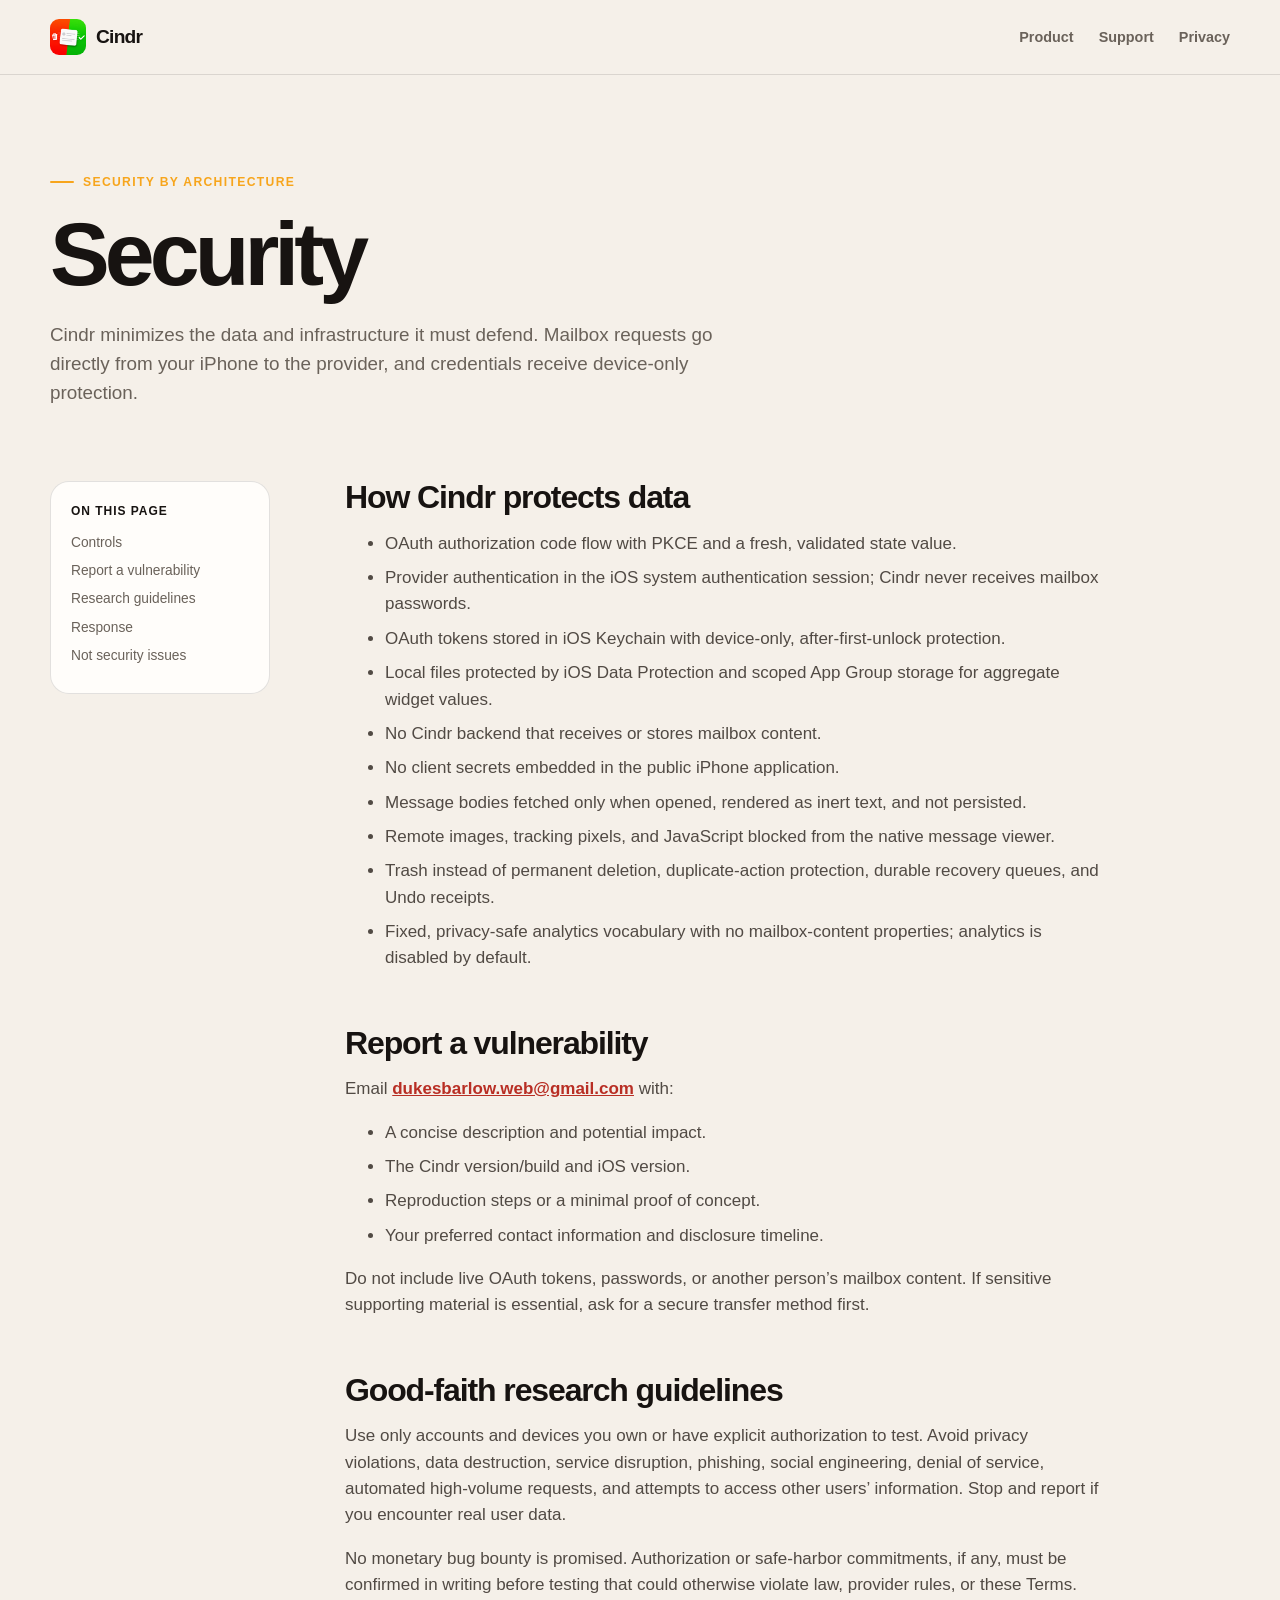
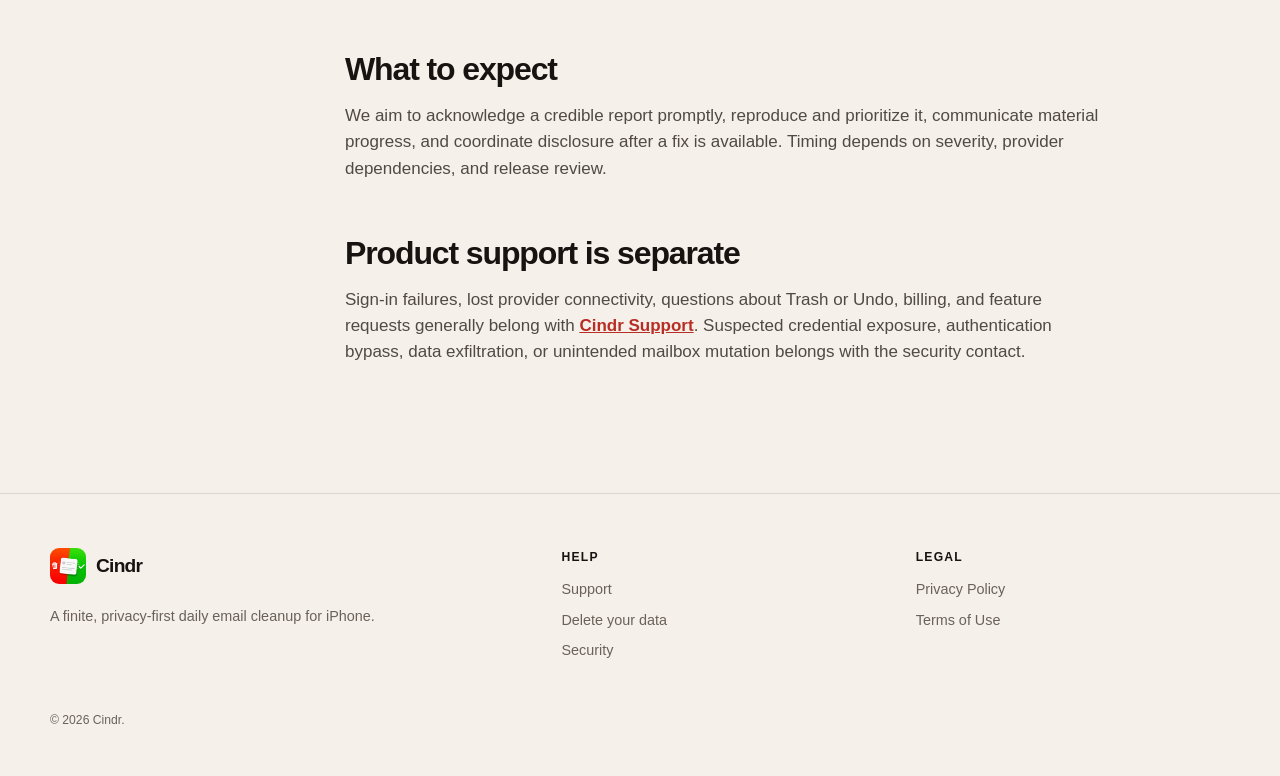
<file: security/index.html>
<!doctype html>
<html lang="en">
<head>
  <meta charset="utf-8"><meta name="viewport" content="width=device-width, initial-scale=1"><meta name="description" content="Cindr security architecture and vulnerability reporting instructions.">
  <title>Security — Cindr</title><link rel="icon" href="/assets/img/favicon-32.png" type="image/png" sizes="32x32"><link rel="apple-touch-icon" href="/assets/img/apple-touch-icon.png"><link rel="canonical" href="https://cindr-website.onrender.com/security/"><link rel="stylesheet" href="/assets/css/styles.css"><script src="/assets/js/site-config.js" defer></script><script src="/assets/js/site.js" defer></script>
</head>
<body>
  <a class="skip-link" href="#main">Skip to content</a>
  <header class="site-header"><nav class="nav" aria-label="Main navigation"><a class="brand" href="/"><img src="/assets/img/cindr-mark.png" alt=""><span>Cindr</span></a><button class="menu-button" type="button" aria-label="Open navigation" aria-expanded="false" data-menu-button>☰</button><div class="nav-links" data-menu><a href="/">Product</a><a href="/support/">Support</a><a href="/privacy/">Privacy</a></div></nav></header>
  <main id="main">
    <header class="legal-hero wrap"><p class="eyebrow">Security by architecture</p><h1>Security</h1><p class="lede">Cindr minimizes the data and infrastructure it must defend. Mailbox requests go directly from your iPhone to the provider, and credentials receive device-only protection.</p></header>
    <div class="legal-layout wrap">
      <nav class="legal-nav" aria-label="Security sections"><strong>On this page</strong><a href="#controls">Controls</a><a href="#report">Report a vulnerability</a><a href="#guidelines">Research guidelines</a><a href="#response">Response</a><a href="#not">Not security issues</a></nav>
      <article class="legal-content">
        <h2 id="controls">How Cindr protects data</h2>
        <ul>
          <li>OAuth authorization code flow with PKCE and a fresh, validated state value.</li>
          <li>Provider authentication in the iOS system authentication session; Cindr never receives mailbox passwords.</li>
          <li>OAuth tokens stored in iOS Keychain with device-only, after-first-unlock protection.</li>
          <li>Local files protected by iOS Data Protection and scoped App Group storage for aggregate widget values.</li>
          <li>No Cindr backend that receives or stores mailbox content.</li>
          <li>No client secrets embedded in the public iPhone application.</li>
          <li>Message bodies fetched only when opened, rendered as inert text, and not persisted.</li>
          <li>Remote images, tracking pixels, and JavaScript blocked from the native message viewer.</li>
          <li>Trash instead of permanent deletion, duplicate-action protection, durable recovery queues, and Undo receipts.</li>
          <li>Fixed, privacy-safe analytics vocabulary with no mailbox-content properties; analytics is disabled by default.</li>
        </ul>

        <h2 id="report">Report a vulnerability</h2>
        <p>Email <a data-contact="security" href="mailto:dukesbarlow.web@gmail.com">dukesbarlow.web@gmail.com</a> with:</p>
        <ul>
          <li>A concise description and potential impact.</li>
          <li>The Cindr version/build and iOS version.</li>
          <li>Reproduction steps or a minimal proof of concept.</li>
          <li>Your preferred contact information and disclosure timeline.</li>
        </ul>
        <p>Do not include live OAuth tokens, passwords, or another person’s mailbox content. If sensitive supporting material is essential, ask for a secure transfer method first.</p>

        <h2 id="guidelines">Good-faith research guidelines</h2>
        <p>Use only accounts and devices you own or have explicit authorization to test. Avoid privacy violations, data destruction, service disruption, phishing, social engineering, denial of service, automated high-volume requests, and attempts to access other users’ information. Stop and report if you encounter real user data.</p>
        <p>No monetary bug bounty is promised. Authorization or safe-harbor commitments, if any, must be confirmed in writing before testing that could otherwise violate law, provider rules, or these Terms.</p>

        <h2 id="response">What to expect</h2>
        <p>We aim to acknowledge a credible report promptly, reproduce and prioritize it, communicate material progress, and coordinate disclosure after a fix is available. Timing depends on severity, provider dependencies, and release review.</p>

        <h2 id="not">Product support is separate</h2>
        <p>Sign-in failures, lost provider connectivity, questions about Trash or Undo, billing, and feature requests generally belong with <a href="/support/">Cindr Support</a>. Suspected credential exposure, authentication bypass, data exfiltration, or unintended mailbox mutation belongs with the security contact.</p>
      </article>
    </div>
  </main>
  <footer class="site-footer"><div class="wrap"><div class="footer-grid"><div class="footer-brand"><a class="brand" href="/"><img src="/assets/img/cindr-mark.png" alt=""><span>Cindr</span></a><p>A finite, privacy-first daily email cleanup for iPhone.</p></div><div class="footer-links"><strong>Help</strong><a href="/support/">Support</a><a href="/data-deletion/">Delete your data</a><a href="/security/">Security</a></div><div class="footer-links"><strong>Legal</strong><a href="/privacy/">Privacy Policy</a><a href="/terms/">Terms of Use</a></div></div><p class="copyright">© <span data-year>2026</span> Cindr.</p></div></footer>
</body>
</html>
</file>
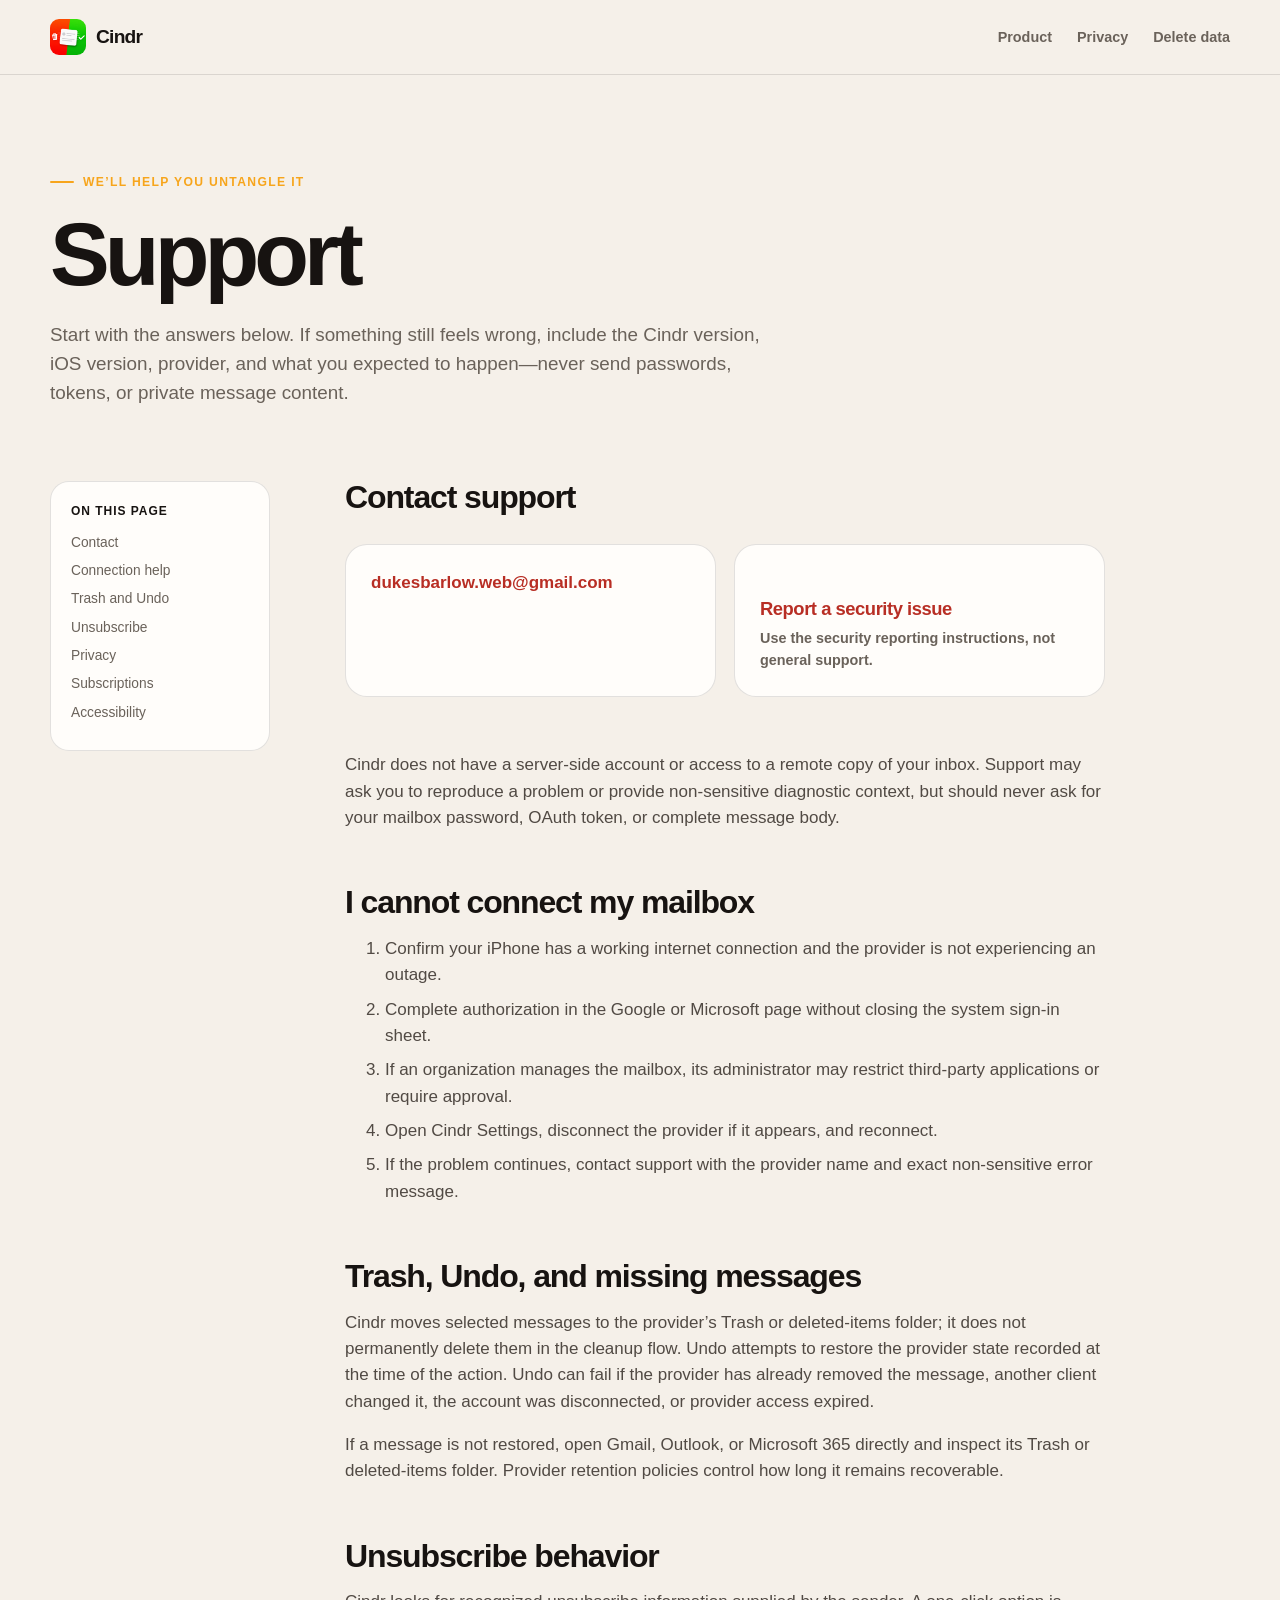
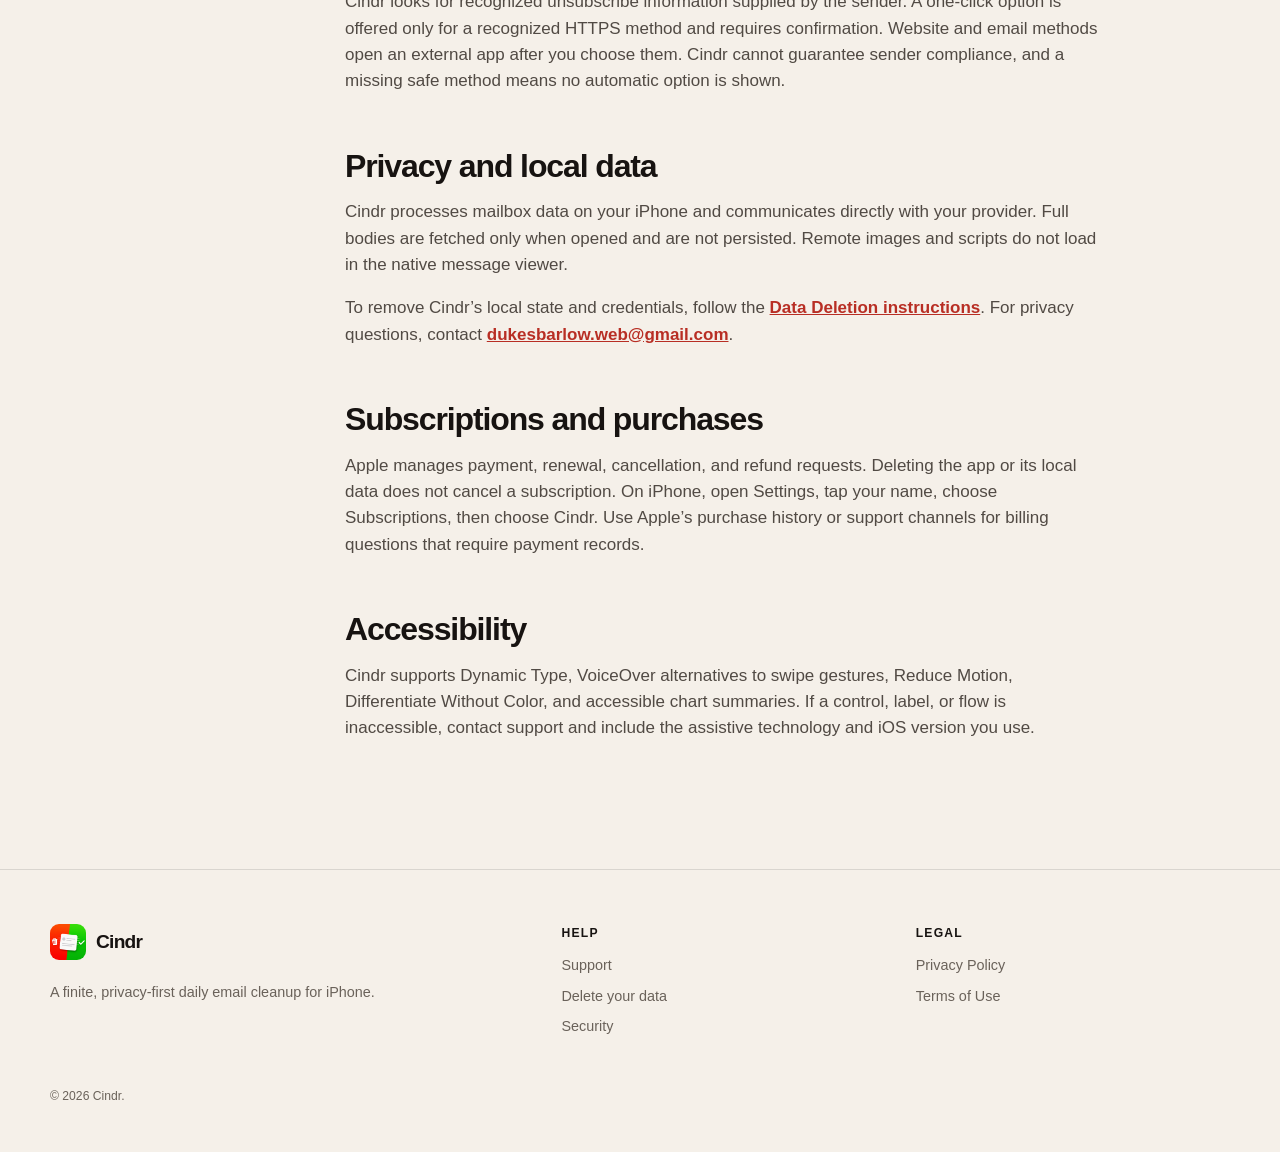
<file: support/index.html>
<!doctype html>
<html lang="en">
<head>
  <meta charset="utf-8"><meta name="viewport" content="width=device-width, initial-scale=1"><meta name="description" content="Get help with Cindr, including connection, Trash, Undo, unsubscribe, privacy, and data deletion.">
  <title>Support — Cindr</title><link rel="icon" href="/assets/img/favicon-32.png" type="image/png" sizes="32x32"><link rel="apple-touch-icon" href="/assets/img/apple-touch-icon.png"><link rel="canonical" href="https://cindr-website.onrender.com/support/"><link rel="stylesheet" href="/assets/css/styles.css"><script src="/assets/js/site-config.js" defer></script><script src="/assets/js/site.js" defer></script>
</head>
<body>
  <a class="skip-link" href="#main">Skip to content</a>
  <header class="site-header"><nav class="nav" aria-label="Main navigation"><a class="brand" href="/"><img src="/assets/img/cindr-mark.png" alt=""><span>Cindr</span></a><button class="menu-button" type="button" aria-label="Open navigation" aria-expanded="false" data-menu-button>☰</button><div class="nav-links" data-menu><a href="/">Product</a><a href="/privacy/">Privacy</a><a href="/data-deletion/">Delete data</a></div></nav></header>
  <main id="main">
    <header class="legal-hero wrap"><p class="eyebrow">We’ll help you untangle it</p><h1>Support</h1><p class="lede">Start with the answers below. If something still feels wrong, include the Cindr version, iOS version, provider, and what you expected to happen—never send passwords, tokens, or private message content.</p></header>
    <div class="legal-layout wrap">
      <nav class="legal-nav" aria-label="Support sections"><strong>On this page</strong><a href="#contact">Contact</a><a href="#connect">Connection help</a><a href="#actions">Trash and Undo</a><a href="#unsubscribe">Unsubscribe</a><a href="#privacy">Privacy</a><a href="#billing">Subscriptions</a><a href="#accessibility">Accessibility</a></nav>
      <article class="legal-content">
        <h2 id="contact">Contact support</h2>
        <div class="support-grid">
          <a class="support-card" data-contact="support" href="mailto:dukesbarlow.web@gmail.com"><h3>Email support</h3><p>For product and account-connection questions.</p></a>
          <a class="support-card" href="/security/"><h3>Report a security issue</h3><p>Use the security reporting instructions, not general support.</p></a>
        </div>
        <p>Cindr does not have a server-side account or access to a remote copy of your inbox. Support may ask you to reproduce a problem or provide non-sensitive diagnostic context, but should never ask for your mailbox password, OAuth token, or complete message body.</p>

        <h2 id="connect">I cannot connect my mailbox</h2>
        <ol>
          <li>Confirm your iPhone has a working internet connection and the provider is not experiencing an outage.</li>
          <li>Complete authorization in the Google or Microsoft page without closing the system sign-in sheet.</li>
          <li>If an organization manages the mailbox, its administrator may restrict third-party applications or require approval.</li>
          <li>Open Cindr Settings, disconnect the provider if it appears, and reconnect.</li>
          <li>If the problem continues, contact support with the provider name and exact non-sensitive error message.</li>
        </ol>

        <h2 id="actions">Trash, Undo, and missing messages</h2>
        <p>Cindr moves selected messages to the provider’s Trash or deleted-items folder; it does not permanently delete them in the cleanup flow. Undo attempts to restore the provider state recorded at the time of the action. Undo can fail if the provider has already removed the message, another client changed it, the account was disconnected, or provider access expired.</p>
        <p>If a message is not restored, open Gmail, Outlook, or Microsoft 365 directly and inspect its Trash or deleted-items folder. Provider retention policies control how long it remains recoverable.</p>

        <h2 id="unsubscribe">Unsubscribe behavior</h2>
        <p>Cindr looks for recognized unsubscribe information supplied by the sender. A one-click option is offered only for a recognized HTTPS method and requires confirmation. Website and email methods open an external app after you choose them. Cindr cannot guarantee sender compliance, and a missing safe method means no automatic option is shown.</p>

        <h2 id="privacy">Privacy and local data</h2>
        <p>Cindr processes mailbox data on your iPhone and communicates directly with your provider. Full bodies are fetched only when opened and are not persisted. Remote images and scripts do not load in the native message viewer.</p>
        <p>To remove Cindr’s local state and credentials, follow the <a href="/data-deletion/">Data Deletion instructions</a>. For privacy questions, contact <a data-contact="privacy" href="mailto:dukesbarlow.web@gmail.com">dukesbarlow.web@gmail.com</a>.</p>

        <h2 id="billing">Subscriptions and purchases</h2>
        <p>Apple manages payment, renewal, cancellation, and refund requests. Deleting the app or its local data does not cancel a subscription. On iPhone, open Settings, tap your name, choose Subscriptions, then choose Cindr. Use Apple’s purchase history or support channels for billing questions that require payment records.</p>

        <h2 id="accessibility">Accessibility</h2>
        <p>Cindr supports Dynamic Type, VoiceOver alternatives to swipe gestures, Reduce Motion, Differentiate Without Color, and accessible chart summaries. If a control, label, or flow is inaccessible, contact support and include the assistive technology and iOS version you use.</p>
      </article>
    </div>
  </main>
  <footer class="site-footer"><div class="wrap"><div class="footer-grid"><div class="footer-brand"><a class="brand" href="/"><img src="/assets/img/cindr-mark.png" alt=""><span>Cindr</span></a><p>A finite, privacy-first daily email cleanup for iPhone.</p></div><div class="footer-links"><strong>Help</strong><a href="/support/">Support</a><a href="/data-deletion/">Delete your data</a><a href="/security/">Security</a></div><div class="footer-links"><strong>Legal</strong><a href="/privacy/">Privacy Policy</a><a href="/terms/">Terms of Use</a></div></div><p class="copyright">© <span data-year>2026</span> Cindr.</p></div></footer>
</body>
</html>
</file>
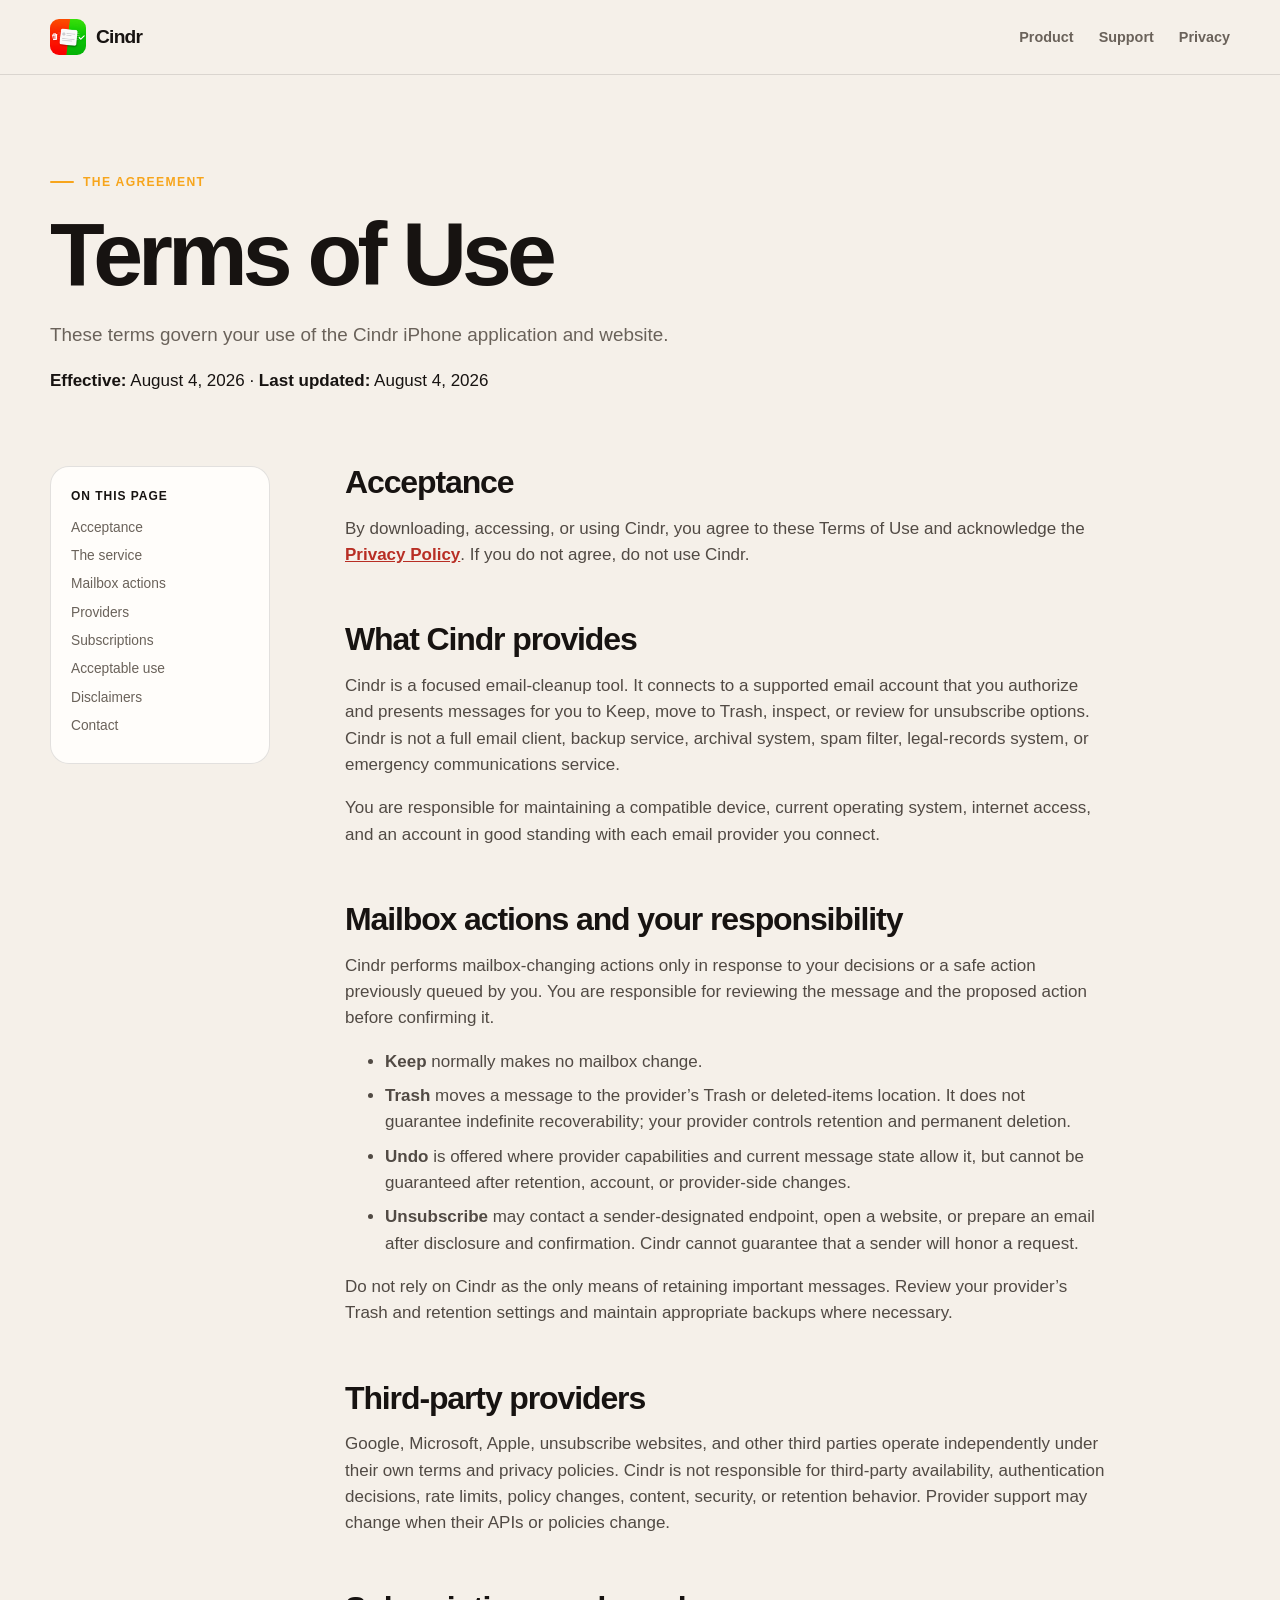
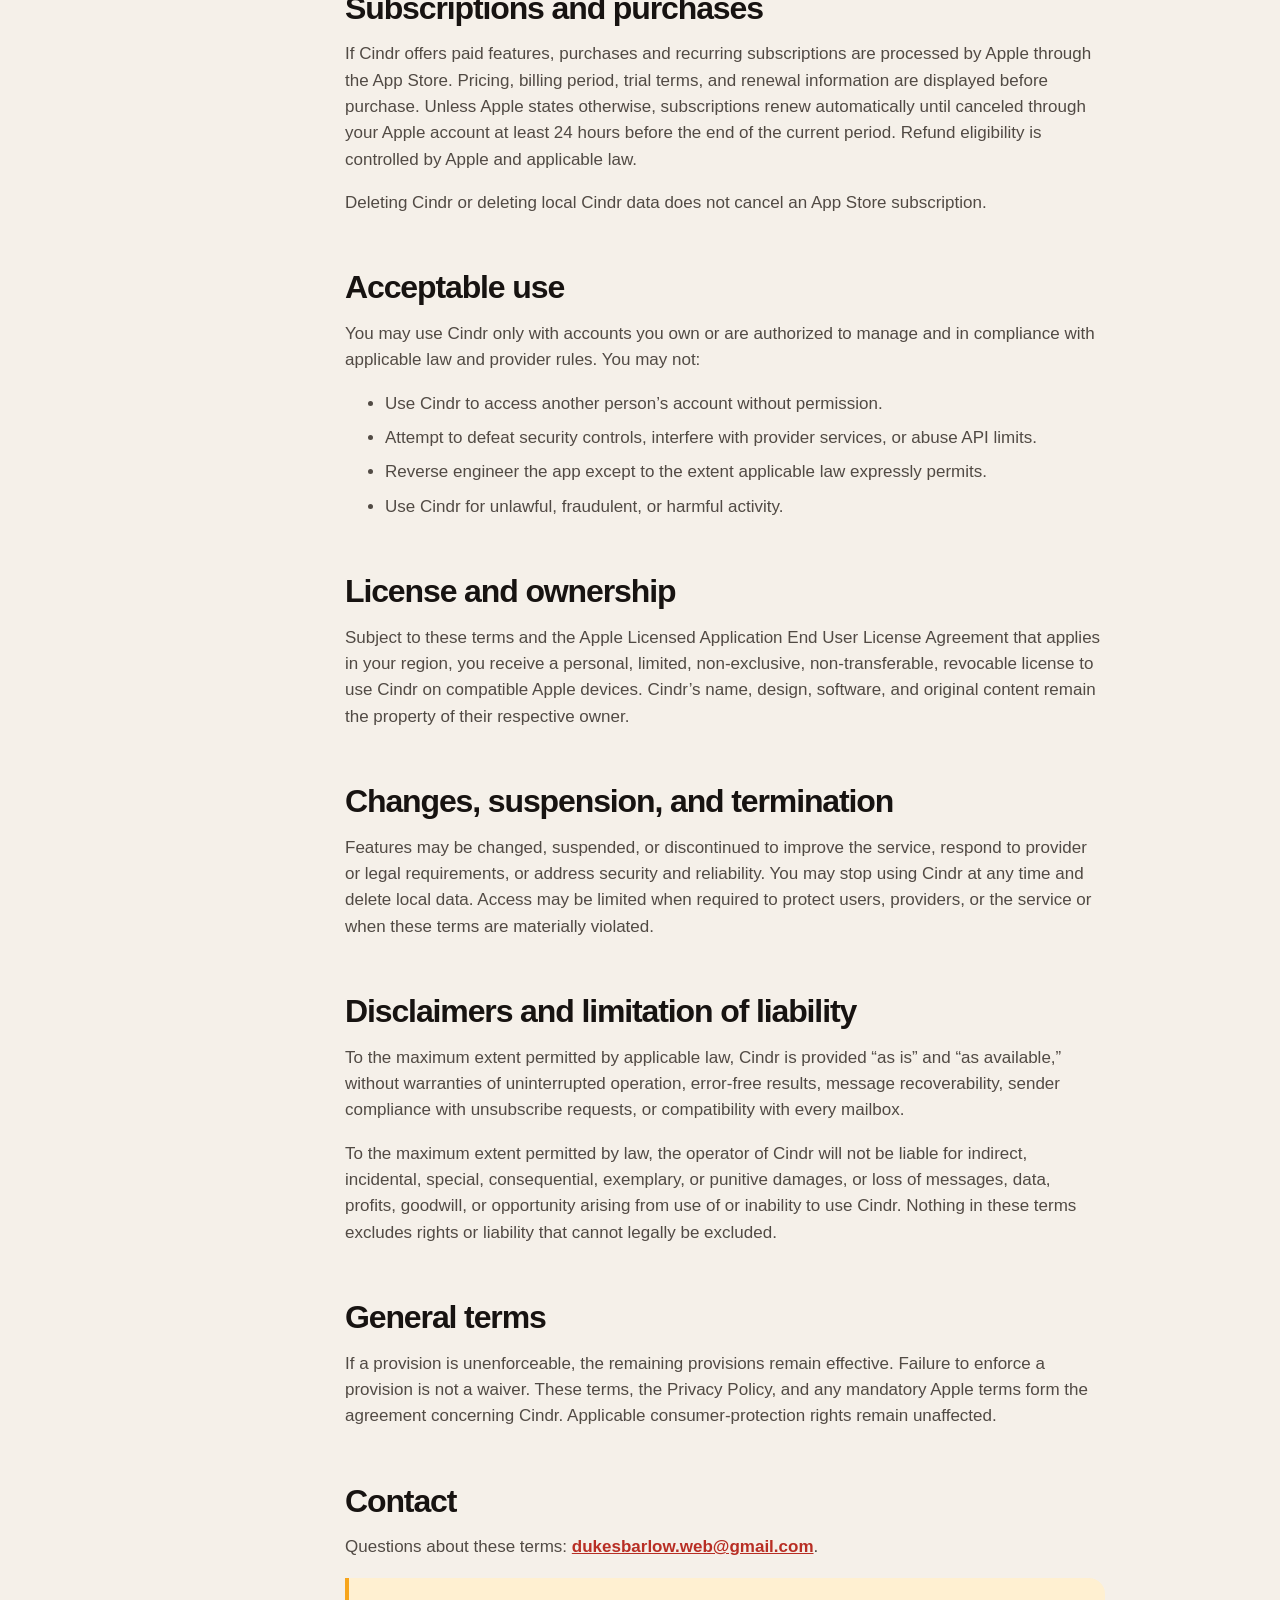
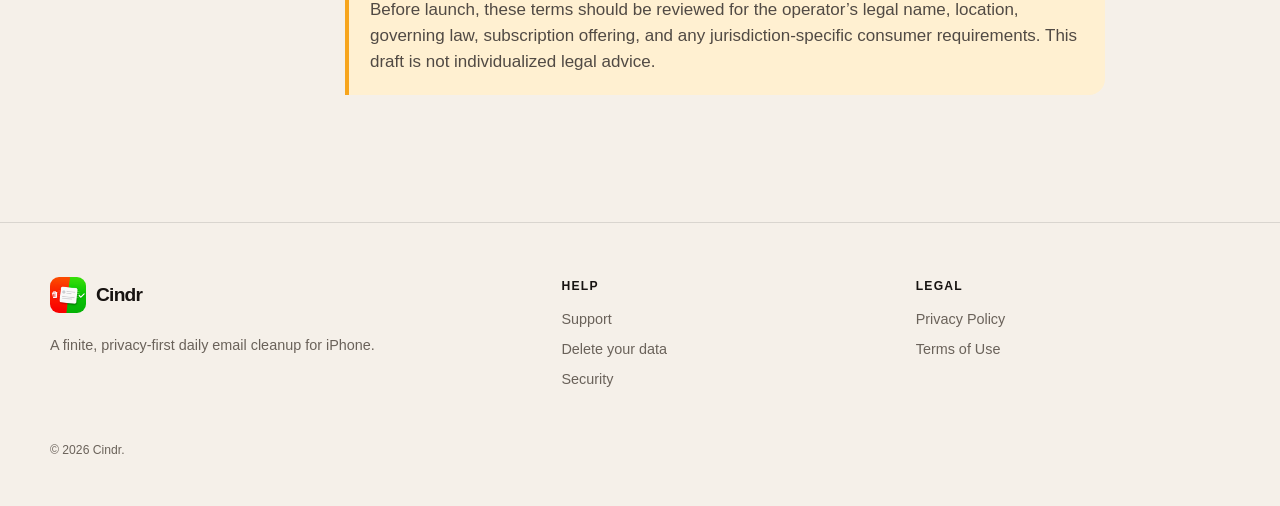
<file: terms/index.html>
<!doctype html>
<html lang="en">
<head>
  <meta charset="utf-8"><meta name="viewport" content="width=device-width, initial-scale=1"><meta name="description" content="Terms governing use of the Cindr iPhone application.">
  <title>Terms of Use — Cindr</title><link rel="icon" href="/assets/img/favicon-32.png" type="image/png" sizes="32x32"><link rel="apple-touch-icon" href="/assets/img/apple-touch-icon.png"><link rel="canonical" href="https://cindr-website.onrender.com/terms/"><link rel="stylesheet" href="/assets/css/styles.css"><script src="/assets/js/site-config.js" defer></script><script src="/assets/js/site.js" defer></script>
</head>
<body>
  <a class="skip-link" href="#main">Skip to content</a>
  <header class="site-header"><nav class="nav" aria-label="Main navigation"><a class="brand" href="/"><img src="/assets/img/cindr-mark.png" alt=""><span>Cindr</span></a><button class="menu-button" type="button" aria-label="Open navigation" aria-expanded="false" data-menu-button>☰</button><div class="nav-links" data-menu><a href="/">Product</a><a href="/support/">Support</a><a href="/privacy/">Privacy</a></div></nav></header>
  <main id="main">
    <header class="legal-hero wrap"><p class="eyebrow">The agreement</p><h1>Terms of Use</h1><p class="lede">These terms govern your use of the Cindr iPhone application and website.</p><p><strong>Effective:</strong> August 4, 2026 · <strong>Last updated:</strong> August 4, 2026</p></header>
    <div class="legal-layout wrap">
      <nav class="legal-nav" aria-label="Terms sections"><strong>On this page</strong><a href="#acceptance">Acceptance</a><a href="#service">The service</a><a href="#actions">Mailbox actions</a><a href="#providers">Providers</a><a href="#subscriptions">Subscriptions</a><a href="#conduct">Acceptable use</a><a href="#disclaimers">Disclaimers</a><a href="#contact">Contact</a></nav>
      <article class="legal-content">
        <h2 id="acceptance">Acceptance</h2>
        <p>By downloading, accessing, or using Cindr, you agree to these Terms of Use and acknowledge the <a href="/privacy/">Privacy Policy</a>. If you do not agree, do not use Cindr.</p>

        <h2 id="service">What Cindr provides</h2>
        <p>Cindr is a focused email-cleanup tool. It connects to a supported email account that you authorize and presents messages for you to Keep, move to Trash, inspect, or review for unsubscribe options. Cindr is not a full email client, backup service, archival system, spam filter, legal-records system, or emergency communications service.</p>
        <p>You are responsible for maintaining a compatible device, current operating system, internet access, and an account in good standing with each email provider you connect.</p>

        <h2 id="actions">Mailbox actions and your responsibility</h2>
        <p>Cindr performs mailbox-changing actions only in response to your decisions or a safe action previously queued by you. You are responsible for reviewing the message and the proposed action before confirming it.</p>
        <ul>
          <li><strong>Keep</strong> normally makes no mailbox change.</li>
          <li><strong>Trash</strong> moves a message to the provider’s Trash or deleted-items location. It does not guarantee indefinite recoverability; your provider controls retention and permanent deletion.</li>
          <li><strong>Undo</strong> is offered where provider capabilities and current message state allow it, but cannot be guaranteed after retention, account, or provider-side changes.</li>
          <li><strong>Unsubscribe</strong> may contact a sender-designated endpoint, open a website, or prepare an email after disclosure and confirmation. Cindr cannot guarantee that a sender will honor a request.</li>
        </ul>
        <p>Do not rely on Cindr as the only means of retaining important messages. Review your provider’s Trash and retention settings and maintain appropriate backups where necessary.</p>

        <h2 id="providers">Third-party providers</h2>
        <p>Google, Microsoft, Apple, unsubscribe websites, and other third parties operate independently under their own terms and privacy policies. Cindr is not responsible for third-party availability, authentication decisions, rate limits, policy changes, content, security, or retention behavior. Provider support may change when their APIs or policies change.</p>

        <h2 id="subscriptions">Subscriptions and purchases</h2>
        <p>If Cindr offers paid features, purchases and recurring subscriptions are processed by Apple through the App Store. Pricing, billing period, trial terms, and renewal information are displayed before purchase. Unless Apple states otherwise, subscriptions renew automatically until canceled through your Apple account at least 24 hours before the end of the current period. Refund eligibility is controlled by Apple and applicable law.</p>
        <p>Deleting Cindr or deleting local Cindr data does not cancel an App Store subscription.</p>

        <h2 id="conduct">Acceptable use</h2>
        <p>You may use Cindr only with accounts you own or are authorized to manage and in compliance with applicable law and provider rules. You may not:</p>
        <ul>
          <li>Use Cindr to access another person’s account without permission.</li>
          <li>Attempt to defeat security controls, interfere with provider services, or abuse API limits.</li>
          <li>Reverse engineer the app except to the extent applicable law expressly permits.</li>
          <li>Use Cindr for unlawful, fraudulent, or harmful activity.</li>
        </ul>

        <h2>License and ownership</h2>
        <p>Subject to these terms and the Apple Licensed Application End User License Agreement that applies in your region, you receive a personal, limited, non-exclusive, non-transferable, revocable license to use Cindr on compatible Apple devices. Cindr’s name, design, software, and original content remain the property of their respective owner.</p>

        <h2>Changes, suspension, and termination</h2>
        <p>Features may be changed, suspended, or discontinued to improve the service, respond to provider or legal requirements, or address security and reliability. You may stop using Cindr at any time and delete local data. Access may be limited when required to protect users, providers, or the service or when these terms are materially violated.</p>

        <h2 id="disclaimers">Disclaimers and limitation of liability</h2>
        <p>To the maximum extent permitted by applicable law, Cindr is provided “as is” and “as available,” without warranties of uninterrupted operation, error-free results, message recoverability, sender compliance with unsubscribe requests, or compatibility with every mailbox.</p>
        <p>To the maximum extent permitted by law, the operator of Cindr will not be liable for indirect, incidental, special, consequential, exemplary, or punitive damages, or loss of messages, data, profits, goodwill, or opportunity arising from use of or inability to use Cindr. Nothing in these terms excludes rights or liability that cannot legally be excluded.</p>

        <h2>General terms</h2>
        <p>If a provision is unenforceable, the remaining provisions remain effective. Failure to enforce a provision is not a waiver. These terms, the Privacy Policy, and any mandatory Apple terms form the agreement concerning Cindr. Applicable consumer-protection rights remain unaffected.</p>

        <h2 id="contact">Contact</h2>
        <p>Questions about these terms: <a data-contact="support" href="mailto:dukesbarlow.web@gmail.com">dukesbarlow.web@gmail.com</a>.</p>
        <p class="notice">Before launch, these terms should be reviewed for the operator’s legal name, location, governing law, subscription offering, and any jurisdiction-specific consumer requirements. This draft is not individualized legal advice.</p>
      </article>
    </div>
  </main>
  <footer class="site-footer"><div class="wrap"><div class="footer-grid"><div class="footer-brand"><a class="brand" href="/"><img src="/assets/img/cindr-mark.png" alt=""><span>Cindr</span></a><p>A finite, privacy-first daily email cleanup for iPhone.</p></div><div class="footer-links"><strong>Help</strong><a href="/support/">Support</a><a href="/data-deletion/">Delete your data</a><a href="/security/">Security</a></div><div class="footer-links"><strong>Legal</strong><a href="/privacy/">Privacy Policy</a><a href="/terms/">Terms of Use</a></div></div><p class="copyright">© <span data-year>2026</span> Cindr.</p></div></footer>
</body>
</html>
</file>
<file: assets/css/styles.css>
:root {
  color-scheme: light;
  --canvas: #f5f0e9;
  --paper: #fffdfa;
  --paper-soft: #eee7dd;
  --ink: #171311;
  --ink-soft: #2a2420;
  --muted: #6a625a;
  --line: rgba(23, 19, 17, .12);
  --line-strong: rgba(23, 19, 17, .2);
  --ember: #e84936;
  --ember-dark: #b82e24;
  --amber: #f7a51c;
  --mint: #168861;
  --violet: #6254c7;
  --shadow: 0 24px 64px rgba(59, 38, 22, .12);
  --shadow-deep: 0 35px 80px rgba(16, 11, 8, .24);
  --radius: 28px;
  --max: 1180px;
}

* { box-sizing: border-box; }
html { scroll-behavior: smooth; }
body {
  margin: 0;
  overflow-x: clip;
  background: var(--canvas);
  color: var(--ink);
  font-family: -apple-system, BlinkMacSystemFont, "SF Pro Display", "Segoe UI", sans-serif;
  font-size: 17px;
  line-height: 1.55;
  -webkit-font-smoothing: antialiased;
}
a { color: inherit; }
img, svg { display: block; max-width: 100%; }
button, a { -webkit-tap-highlight-color: transparent; }
:focus-visible { outline: 3px solid var(--amber); outline-offset: 4px; }

.skip-link {
  position: fixed;
  z-index: 100;
  top: -80px;
  left: 16px;
  padding: 12px 16px;
  border-radius: 12px;
  background: var(--ink);
  color: var(--paper);
}
.skip-link:focus { top: 16px; }

.site-header {
  position: sticky;
  z-index: 50;
  top: 0;
  border-bottom: 1px solid var(--line);
  background: color-mix(in srgb, var(--canvas) 90%, transparent);
  backdrop-filter: blur(18px);
  -webkit-backdrop-filter: blur(18px);
}
.nav {
  display: flex;
  width: min(calc(100% - 48px), var(--max));
  min-height: 74px;
  margin: 0 auto;
  align-items: center;
  justify-content: space-between;
  gap: 24px;
}
.brand {
  display: inline-flex;
  align-items: center;
  gap: 10px;
  color: var(--ink);
  font-size: 1.2rem;
  font-weight: 850;
  letter-spacing: -.04em;
  text-decoration: none;
}
.brand img { width: 36px; height: 36px; border-radius: 9px; object-fit: cover; }
.nav-links { display: flex; align-items: center; gap: 25px; }
.nav-links a { color: var(--muted); font-size: .9rem; font-weight: 720; text-decoration: none; }
.nav-links a:not(.button):hover { color: var(--ink); }
.menu-button {
  display: none;
  width: 44px;
  height: 44px;
  border: 1px solid var(--line);
  border-radius: 14px;
  background: var(--paper);
  color: var(--ink);
  font-size: 1.25rem;
}

.button {
  display: inline-flex;
  min-height: 48px;
  align-items: center;
  justify-content: center;
  gap: 8px;
  padding: 11px 18px;
  border: 1px solid transparent;
  border-radius: 15px;
  background: var(--ink);
  color: var(--paper);
  font: inherit;
  font-size: .92rem;
  font-weight: 800;
  line-height: 1.1;
  text-decoration: none;
  cursor: pointer;
  transition: transform .18s ease, box-shadow .18s ease, background .18s ease;
}
.button:hover { transform: translateY(-2px); box-shadow: 0 12px 24px rgba(20, 15, 11, .18); }
.button.primary { border-color: #ff7c4d; background: var(--ember); color: #fff; }
.button.primary:hover { background: var(--ember-dark); }
.button.ghost { border-color: rgba(255, 255, 255, .3); background: rgba(255, 255, 255, .08); color: #fff; }
.button.ghost:hover { border-color: rgba(255, 255, 255, .55); background: rgba(255, 255, 255, .15); }
.button[aria-disabled="true"] { cursor: default; opacity: .9; }
.button[aria-disabled="true"]:hover { transform: none; box-shadow: none; }

.hero {
  position: relative;
  isolation: isolate;
  display: grid;
  width: min(calc(100% - 48px), var(--max));
  min-height: 650px;
  margin: 28px auto 0;
  grid-template-columns: minmax(0, 1.06fr) minmax(380px, .94fr);
  align-items: center;
  gap: 28px;
  overflow: hidden;
  border: 1px solid #352a25;
  border-radius: 42px;
  background: #1a1513;
  box-shadow: var(--shadow-deep);
}
.hero::before, .hero::after {
  position: absolute;
  z-index: -1;
  content: "";
  border-radius: 999px;
  pointer-events: none;
}
.hero::before {
  top: -440px;
  right: -240px;
  width: 760px;
  height: 760px;
  background: radial-gradient(circle, rgba(248, 165, 28, .48) 0, rgba(232, 73, 54, .18) 38%, transparent 67%);
}
.hero::after {
  bottom: -420px;
  left: 12%;
  width: 620px;
  height: 620px;
  background: radial-gradient(circle, rgba(232, 73, 54, .18) 0, transparent 67%);
}
.hero-copy { position: relative; z-index: 1; padding: 68px 0 68px 68px; color: #fffaf5; }
.eyebrow {
  display: inline-flex;
  align-items: center;
  gap: 9px;
  margin: 0 0 20px;
  color: var(--amber);
  font-size: .76rem;
  font-weight: 900;
  letter-spacing: .11em;
  line-height: 1.2;
  text-transform: uppercase;
}
.eyebrow::before { width: 24px; height: 2px; border-radius: 99px; background: currentColor; content: ""; }
h1, h2, h3 { margin: 0; color: inherit; line-height: 1.02; letter-spacing: -.055em; }
h1 { max-width: 680px; font-size: clamp(3.35rem, 6.5vw, 6.55rem); font-weight: 900; }
h2 { font-size: clamp(2.25rem, 4.3vw, 4.25rem); font-weight: 880; }
h3 { font-size: 1.32rem; font-weight: 830; }
.hero h1 em { color: #ff795f; font-style: normal; }
.hero-copy > p:not(.eyebrow) { max-width: 560px; margin: 27px 0 31px; color: rgba(255, 253, 250, .74); font-size: clamp(1.08rem, 1.7vw, 1.23rem); }
.hero-actions { display: flex; flex-wrap: wrap; gap: 12px; }
.hero-proof { display: flex; flex-wrap: wrap; gap: 9px 20px; margin-top: 24px; color: rgba(255, 253, 250, .62); font-size: .82rem; }
.hero-proof span { display: inline-flex; align-items: center; gap: 5px; }
.hero-proof span::before { width: 6px; height: 6px; border-radius: 50%; background: var(--amber); content: ""; }
.hero-proof b { color: #fffaf5; font-weight: 760; }

.phone-stage { position: relative; z-index: 1; display: grid; min-height: 600px; place-items: center; }
.phone-stage::before {
  position: absolute;
  width: 390px;
  height: 390px;
  border-radius: 50%;
  background: radial-gradient(circle, rgba(255, 222, 165, .34), rgba(255, 146, 81, .13) 42%, transparent 70%);
  content: "";
}
.phone {
  position: relative;
  width: min(350px, 88vw);
  padding: 10px;
  border: 3px solid #4a403b;
  border-radius: 52px;
  background: #0e0c0b;
  box-shadow: 0 35px 70px rgba(0, 0, 0, .34);
  transform: rotate(3.5deg) translateY(10px);
}
.phone-screen { position: relative; min-height: 574px; overflow: hidden; padding: 52px 18px 24px; border-radius: 40px; background: #f8f2ea; color: #211b18; }
.phone-island { position: absolute; top: 11px; left: 50%; width: 102px; height: 28px; transform: translateX(-50%); border-radius: 20px; background: #0e0c0b; }
.phone-head { display: flex; align-items: center; justify-content: space-between; margin-bottom: 22px; }
.phone-head strong { font-size: 1.06rem; }
.phone-head small { color: #706760; font-size: .75rem; }
.progress-ring { display: grid; width: 42px; height: 42px; place-items: center; border-radius: 50%; background: conic-gradient(var(--ember) 0 46%, #e9dfd3 46%); font-size: .72rem; font-weight: 850; }
.progress-ring::after { display: grid; width: 32px; height: 32px; place-items: center; border-radius: 50%; background: #f8f2ea; content: "12"; }
.card-stack { position: relative; min-height: 360px; }
.mail-card {
  position: relative;
  z-index: 2;
  min-height: 332px;
  padding: 21px;
  border: 1px solid rgba(30, 24, 20, .1);
  border-radius: 26px;
  background: #fffdf9;
  box-shadow: 0 16px 38px rgba(69, 47, 30, .13);
  touch-action: none;
  user-select: none;
  transition: transform .34s cubic-bezier(.2,.8,.2,1), opacity .28s ease;
}
.mail-card.is-dragging { cursor: grabbing; transition: none; }
.card-stack::before, .card-stack::after { position: absolute; right: 4%; left: 4%; height: 317px; border-radius: 26px; background: #eae1d6; content: ""; }
.card-stack::before { z-index: 0; top: 19px; transform: scale(.94); opacity: .65; }
.card-stack::after { z-index: 1; top: 10px; transform: scale(.97); opacity: .92; }
.sender { display: flex; align-items: center; gap: 11px; }
.avatar { display: grid; width: 43px; height: 43px; flex: 0 0 auto; place-items: center; border-radius: 14px; background: #fde4ba; color: #5c3610; font-size: .8rem; font-weight: 850; }
.sender-meta { min-width: 0; }
.sender-meta strong, .sender-meta span { display: block; overflow: hidden; text-overflow: ellipsis; white-space: nowrap; }
.sender-meta span { color: #706760; font-size: .73rem; }
.mail-card h3 { margin-top: 23px; font-size: 1.46rem; }
.mail-card > p { color: #706760; font-size: .9rem; }
.card-badge { position: absolute; right: 20px; bottom: 20px; color: #6b51bd; font-size: .71rem; font-weight: 780; }
.decision-hint { position: absolute; inset: 0; display: grid; place-items: center; border-radius: inherit; font-size: 2rem; font-weight: 900; opacity: 0; pointer-events: none; }
.mail-card[data-state="keep"] .decision-hint.keep, .mail-card[data-state="trash"] .decision-hint.trash { opacity: .94; }
.decision-hint.keep { color: #12845d; background: rgba(22, 136, 97, .11); }
.decision-hint.trash { color: var(--ember); background: rgba(232, 73, 54, .11); }
.demo-actions { display: flex; justify-content: center; gap: 16px; margin-top: 18px; }
.demo-actions button { width: 49px; height: 49px; border: 0; border-radius: 50%; font-size: 1.1rem; font-weight: 900; cursor: pointer; }
.demo-actions [data-demo-action="trash"] { background: #fce3df; color: var(--ember); }
.demo-actions [data-demo-action="unsubscribe"] { background: #ece8fb; color: var(--violet); }
.demo-actions [data-demo-action="keep"] { background: #deefe8; color: var(--mint); }
.demo-status { min-height: 22px; margin-top: 11px; color: #706760; font-size: .77rem; text-align: center; }

.section { padding: 112px 0; }
.wrap { width: min(calc(100% - 48px), var(--max)); margin: 0 auto; }
.section-heading { max-width: 730px; margin-bottom: 48px; }
.section-heading .eyebrow { color: var(--ember-dark); }
.section-heading p:not(.eyebrow) { max-width: 640px; margin: 19px 0 0; color: var(--muted); font-size: 1.12rem; }
.feature-grid { display: grid; grid-template-columns: repeat(3, 1fr); gap: 16px; }
.feature-card { min-height: 282px; padding: 30px; border: 1px solid var(--line); border-radius: var(--radius); background: var(--paper); box-shadow: 0 8px 18px rgba(59, 38, 22, .03); }
.feature-card .icon { display: grid; width: 48px; height: 48px; margin-bottom: 50px; place-items: center; border-radius: 15px; font-size: 1.35rem; font-weight: 900; }
.feature-card p { margin: 12px 0 0; color: var(--muted); }
.icon.mint { color: var(--mint); background: #ddf1e9; }
.icon.coral { color: var(--ember); background: #fce4df; }
.icon.ember { color: #ae6400; background: #ffebc4; }

.section.alt { position: relative; overflow: hidden; background: #15110f; color: #fffaf5; }
.section.alt::before { display: none; }
.section.alt > .wrap { position: relative; }
.alt .section-heading .eyebrow { color: var(--amber); }
.alt .section-heading p:not(.eyebrow) { color: rgba(255, 253, 250, .76); }

.privacy-layout { display: grid; grid-template-columns: minmax(0, 1fr) minmax(350px, .86fr); gap: 76px; align-items: center; }
.privacy-copy .section-heading { max-width: 650px; margin-bottom: 34px; }
.privacy-copy .section-heading h2 { max-width: 620px; }
.privacy-copy .section-heading p:not(.eyebrow) { max-width: 590px; font-size: 1.18rem; line-height: 1.62; }
.privacy-benefits { display: grid; gap: 11px; max-width: 650px; }
.privacy-benefit { display: grid; grid-template-columns: 43px 1fr; gap: 14px; padding: 18px; border: 1px solid rgba(255,255,255,.12); border-radius: 18px; background: rgba(255,255,255,.055); }
.privacy-icon { display: grid; width: 43px; height: 43px; place-items: center; border-radius: 13px; background: rgba(247, 165, 28, .15); color: #ffc761; font-size: 1.15rem; font-weight: 900; }
.privacy-benefit h3 { font-size: 1.06rem; letter-spacing: -.03em; }
.privacy-benefit p { margin: 5px 0 0; color: rgba(255, 253, 250, .78); font-size: .96rem; line-height: 1.5; }
.privacy-flow-card { position: sticky; top: 100px; padding: 30px; border: 1px solid rgba(255,255,255,.14); border-radius: 28px; background: #25201d; box-shadow: 0 24px 55px rgba(0,0,0,.2); }
.privacy-card-label { margin: 0 0 22px; color: #ffbd48; font-size: .72rem; font-weight: 900; letter-spacing: .1em; text-transform: uppercase; }
.privacy-flow { padding: 20px; border: 1px solid rgba(255,255,255,.1); border-radius: 21px; background: rgba(255,255,255,.035); }
.privacy-node { display: flex; align-items: center; gap: 13px; padding: 14px; border-radius: 15px; background: rgba(255,255,255,.07); }
.privacy-node strong, .privacy-node small { display: block; }
.privacy-node strong { font-size: 1rem; letter-spacing: -.02em; }
.privacy-node small { margin-top: 2px; color: rgba(255,253,250,.7); font-size: .82rem; }
.provider-g { display: grid; width: 37px; height: 37px; flex: 0 0 auto; place-items: center; border-radius: 11px; background: #fff; color: #4285f4; font-size: 1rem; font-weight: 900; }
.device-node img { width: 37px; height: 37px; flex: 0 0 auto; border-radius: 11px; }
.privacy-connector { position: relative; display: grid; min-height: 55px; place-items: center; color: rgba(255,253,250,.57); font-size: .72rem; text-align: center; }
.privacy-connector::before { position: absolute; top: 7px; bottom: 7px; left: 50%; width: 1px; background: rgba(255, 190, 76, .48); content: ""; }
.privacy-connector span { position: relative; z-index: 1; padding: 0 8px; background: #28221f; }
.privacy-no-server { display: grid; grid-template-columns: 32px 1fr; gap: 11px; margin-top: 17px; padding: 16px; border-radius: 16px; background: rgba(232,73,54,.1); }
.privacy-no-server > span { display: grid; width: 28px; height: 28px; place-items: center; border: 1px solid rgba(255,121,95,.55); border-radius: 50%; color: #ff856e; font-size: 1.15rem; font-weight: 750; }
.privacy-no-server strong { display: block; color: #fff5f0; font-size: .92rem; }
.privacy-no-server p { margin: 3px 0 0; color: rgba(255,245,240,.76); font-size: .83rem; line-height: 1.42; }
.privacy-link { display: flex; margin-top: 19px; align-items: center; justify-content: space-between; color: #fffaf5; font-size: .88rem; font-weight: 800; text-decoration: none; }
.privacy-link span { color: #ffc45b; font-size: 1.15rem; transition: transform .18s ease; }
.privacy-link:hover span { transform: translateX(4px); }

.steps { display: grid; grid-template-columns: repeat(3, 1fr); gap: 0; counter-reset: steps; border-top: 1px solid var(--line-strong); }
.step { position: relative; min-height: 210px; padding: 27px 32px 10px 0; counter-increment: steps; }
.step:not(:last-child) { border-right: 1px solid var(--line-strong); padding-right: 32px; }
.step + .step { padding-left: 32px; }
.step::before { display: block; margin-bottom: 26px; color: var(--ember); content: "0" counter(steps); font-size: .78rem; font-weight: 900; letter-spacing: .1em; }
.step p { margin: 11px 0 0; color: var(--muted); }

.faq { max-width: 850px; }
.faq details { border-top: 1px solid var(--line-strong); }
.faq details:last-child { border-bottom: 1px solid var(--line-strong); }
.faq summary { padding: 22px 4px; cursor: pointer; font-size: 1.05rem; font-weight: 780; }
.faq details p { max-width: 730px; margin: -4px 4px 23px; color: var(--muted); }
.faq a { color: var(--ember-dark); font-weight: 720; }

.cta { padding: 112px 0; }
.cta-card { position: relative; isolation: isolate; overflow: hidden; padding: 64px; border: 1px solid #342822; border-radius: 38px; background: #1a1513; color: #fffaf5; text-align: center; box-shadow: var(--shadow-deep); }
.cta-card::before { display: none; }
.cta-card .eyebrow { justify-content: center; color: var(--amber); }
.cta-card h2 { max-width: 760px; margin: 0 auto; }
.cta-card p:not(.eyebrow) { max-width: 560px; margin: 20px auto 28px; color: rgba(255,253,250,.72); }
.cta-card .button { background: #fffaf5; color: #171311; }
.cta-card .button:hover { background: #fff; }

.site-footer { padding: 54px 0 34px; border-top: 1px solid var(--line); }
.footer-grid { display: grid; grid-template-columns: 1.5fr 1fr 1fr; gap: 40px; }
.footer-brand p { max-width: 360px; margin-top: 13px; color: var(--muted); font-size: .9rem; }
.footer-links strong { display: block; margin-bottom: 12px; font-size: .76rem; letter-spacing: .1em; text-transform: uppercase; }
.footer-links a { display: block; width: fit-content; margin: 8px 0; color: var(--muted); font-size: .9rem; text-decoration: none; }
.footer-links a:hover { color: var(--ember-dark); }
.copyright { max-width: 940px; margin-top: 42px; color: var(--muted); font-size: .76rem; }

.legal-hero { padding: 90px 0 55px; }
.legal-hero h1 { max-width: 900px; font-size: clamp(3rem, 7vw, 6rem); }
.legal-hero .lede { max-width: 720px; color: var(--muted); font-size: 1.18rem; }
.legal-layout { display: grid; grid-template-columns: 220px minmax(0, 760px); gap: 75px; padding-bottom: 110px; }
.legal-nav { position: sticky; top: 100px; align-self: start; padding: 20px; border: 1px solid var(--line); border-radius: 19px; background: var(--paper); }
.legal-nav strong { display: block; margin-bottom: 11px; font-size: .75rem; letter-spacing: .08em; text-transform: uppercase; }
.legal-nav a { display: block; margin: 7px 0; color: var(--muted); font-size: .86rem; text-decoration: none; }
.legal-nav a:hover { color: var(--ember-dark); }
.legal-content h2 { margin: 55px 0 14px; font-size: 2rem; letter-spacing: -.035em; }
.legal-content h2:first-child { margin-top: 0; }
.legal-content h3 { margin: 30px 0 8px; font-size: 1.15rem; letter-spacing: -.025em; }
.legal-content p, .legal-content li { color: #514a44; }
.legal-content li { margin: 8px 0; }
.legal-content a { color: var(--ember-dark); font-weight: 700; }
.notice { padding: 19px 21px; border-left: 4px solid var(--amber); border-radius: 0 16px 16px 0; background: #fff0d1; }
.support-grid { display: grid; grid-template-columns: repeat(2, 1fr); gap: 18px; margin: 30px 0 55px; }
.support-card { padding: 25px; border: 1px solid var(--line); border-radius: 22px; background: var(--paper); text-decoration: none; }
.support-card:hover { border-color: rgba(232, 73, 54, .45); box-shadow: var(--shadow); }
.support-card p { margin: 7px 0 0; color: var(--muted); font-size: .9rem; }
.error-page { min-height: 80vh; display: grid; align-content: center; text-align: center; }
.error-page > img { width: 80px; margin: 0 auto 28px; border-radius: 18px; }
.error-page .eyebrow { justify-content: center; }
.error-page h1 { margin: auto; }
.error-page .lede { margin: 24px auto; }

@media (max-width: 900px) {
  .menu-button { display: inline-grid; place-items: center; }
  .nav-links { position: absolute; top: 64px; right: 24px; left: 24px; display: none; padding: 16px; border: 1px solid var(--line); border-radius: 20px; background: var(--paper); box-shadow: var(--shadow); }
  .nav-links[data-open="true"] { display: grid; }
  .hero { min-height: auto; grid-template-columns: 1fr; gap: 12px; }
  .hero-copy { padding: 62px 54px 30px; text-align: center; }
  .hero-copy > p:not(.eyebrow) { margin-right: auto; margin-left: auto; }
  .hero-actions, .hero-proof { justify-content: center; }
  .phone-stage { min-height: 610px; }
  .privacy-layout { grid-template-columns: 1fr; gap: 42px; }
  .privacy-flow-card { position: static; max-width: 620px; }
  .legal-layout { grid-template-columns: 1fr; gap: 30px; }
  .legal-nav { position: static; }
}

@media (max-width: 650px) {
  body { font-size: 16px; }
  .nav, .hero, .wrap { width: min(calc(100% - 28px), var(--max)); }
  .hero { margin-top: 14px; border-radius: 28px; }
  .hero-copy { padding: 49px 23px 21px; }
  h1 { font-size: clamp(3rem, 14vw, 4.25rem); }
  .phone-stage { min-height: 585px; }
  .phone { width: min(324px, 86vw); transform: rotate(2.5deg) translateY(10px); }
  .phone-screen { min-height: 548px; }
  .card-stack { min-height: 339px; }
  .mail-card { min-height: 312px; }
  .section, .cta { padding: 78px 0; }
  .section-heading { margin-bottom: 35px; }
  .feature-grid, .steps { grid-template-columns: 1fr; }
  .feature-card { min-height: 0; padding: 27px; }
  .feature-card .icon { margin-bottom: 28px; }
  .step, .step:not(:last-child), .step + .step { min-height: 0; padding: 25px 0; border-right: 0; border-bottom: 1px solid var(--line-strong); }
  .step:last-child { border-bottom: 0; }
  .cta-card { padding: 48px 22px; border-radius: 28px; }
  .footer-grid { grid-template-columns: 1fr; gap: 25px; }
  .support-grid { grid-template-columns: 1fr; }
  .privacy-copy .section-heading p:not(.eyebrow) { font-size: 1.05rem; }
  .privacy-benefit { grid-template-columns: 40px 1fr; padding: 17px; }
  .privacy-icon { width: 40px; height: 40px; }
  .privacy-flow-card { padding: 21px; border-radius: 22px; }
  .privacy-flow { padding: 15px; }
  .privacy-no-server { padding: 14px; }
}

@media (prefers-reduced-motion: reduce) {
  *, *::before, *::after { scroll-behavior: auto !important; transition-duration: .001ms !important; animation-duration: .001ms !important; animation-iteration-count: 1 !important; }
}
</file>
